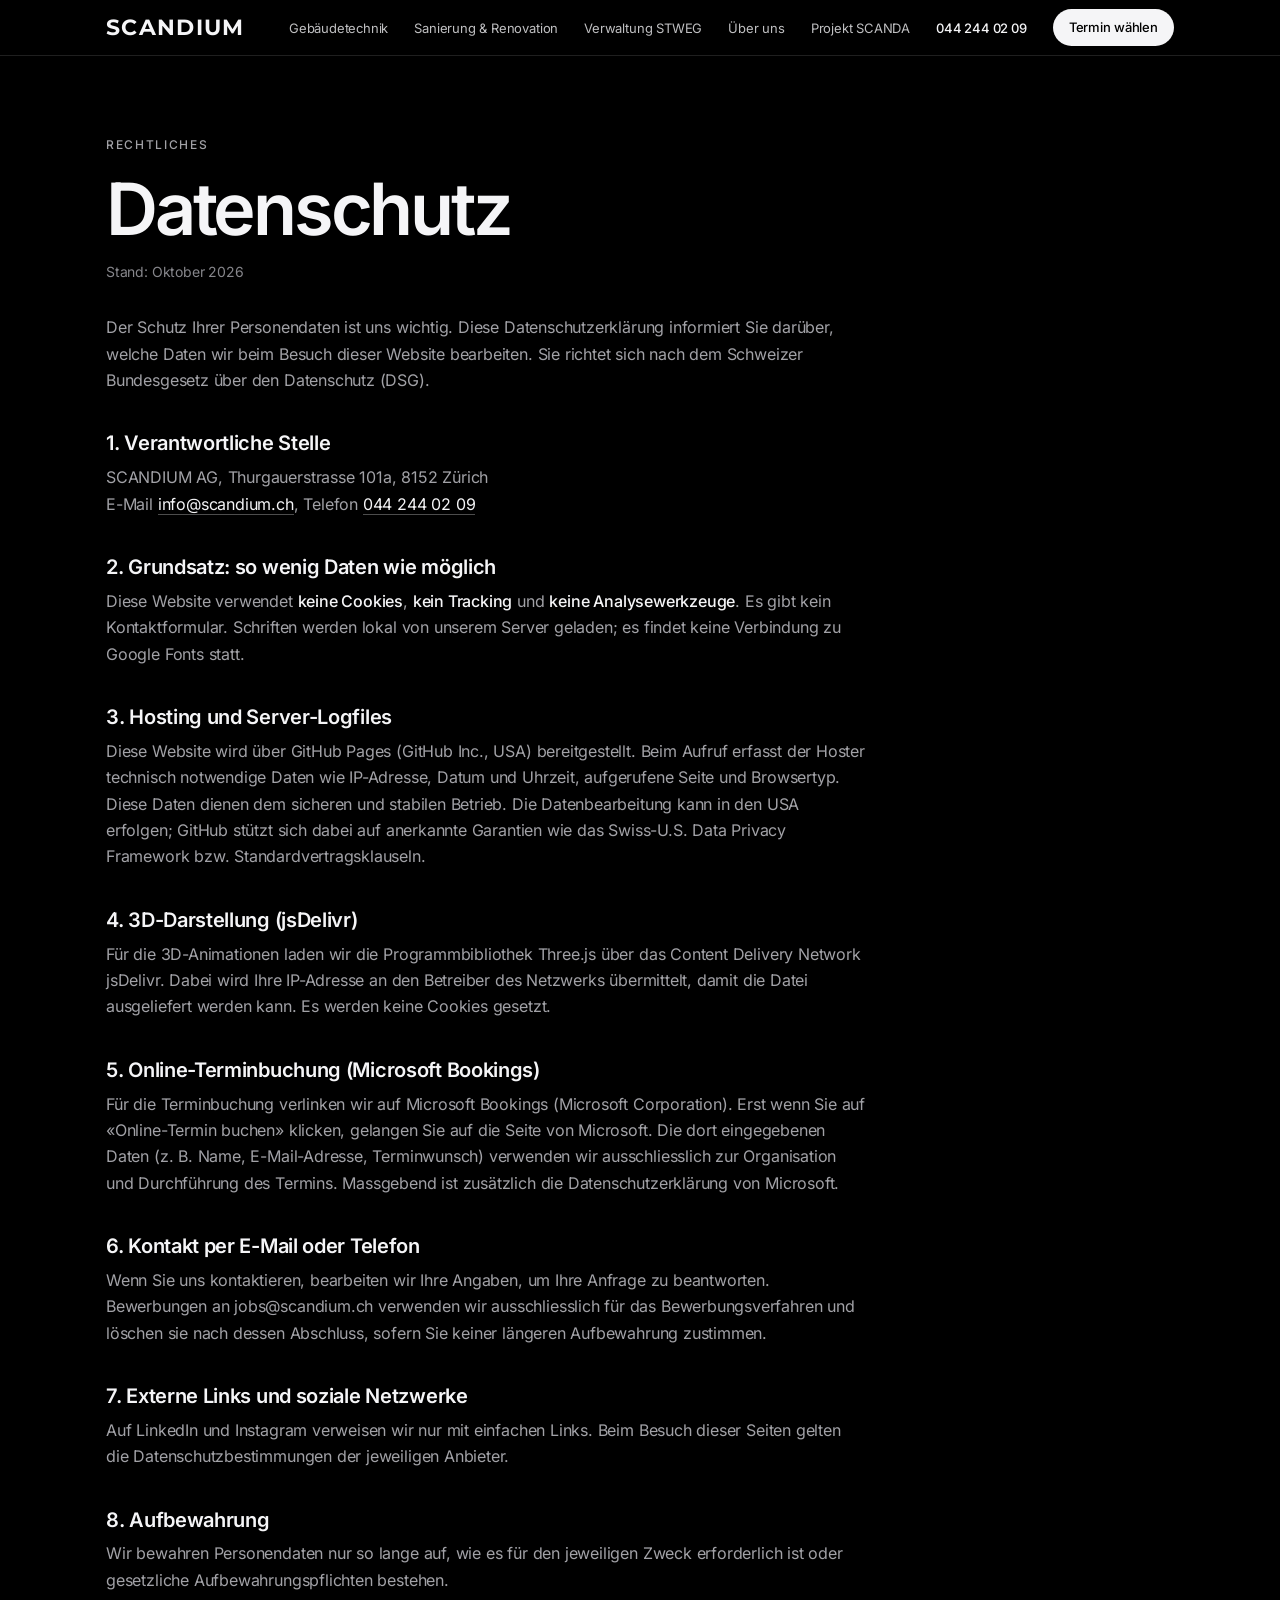
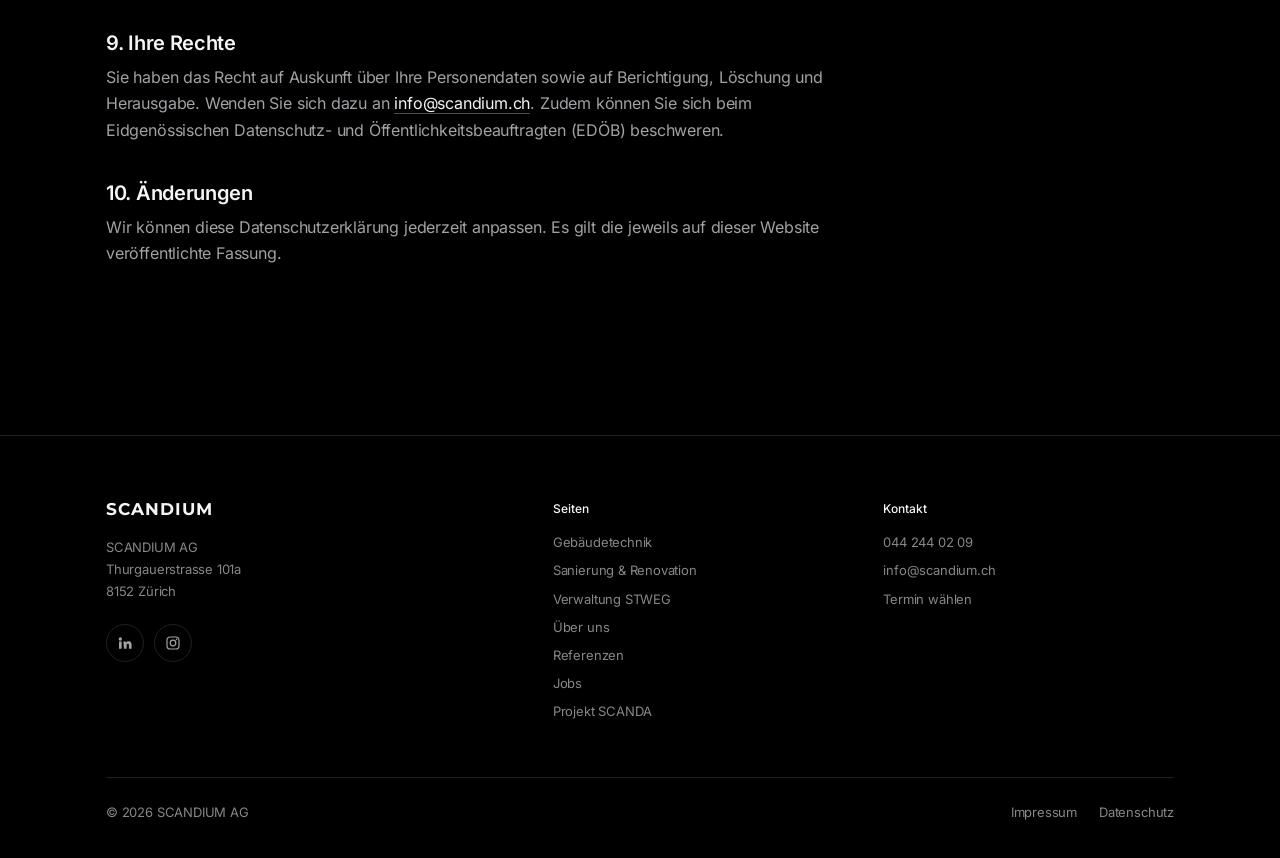
<file: datenschutz.html>
<!DOCTYPE html>
<html lang="de-CH" class="no-js">
<head>
  <meta charset="utf-8">
  <meta name="viewport" content="width=device-width, initial-scale=1, viewport-fit=cover">
  <title>Datenschutz | SCANDIUM AG</title>
  <meta name="description" content="Datenschutzerklärung der SCANDIUM AG.">
  <meta name="theme-color" content="#000000">
  <meta name="robots" content="noindex, follow">
  <link rel="canonical" href="https://scandium.ch/datenschutz.html">

  <meta property="og:type" content="website">
  <meta property="og:site_name" content="SCANDIUM AG">
  <meta property="og:title" content="Datenschutz | SCANDIUM AG">
  <meta property="og:description" content="Gebäudetechnik inklusive BIM, Verwaltung und Hauswartung STWEG, Sanierungen und Renovationen. Zürich.">
  <meta property="og:url" content="https://scandium.ch/datenschutz.html">
  <meta property="og:locale" content="de_CH">

  <link rel="icon" href="data:image/svg+xml,%3Csvg xmlns='http://www.w3.org/2000/svg' viewBox='0 0 64 64'%3E%3Crect width='64' height='64' rx='12' fill='%23000'/%3E%3Ctext x='32' y='45' font-family='Montserrat,Arial,sans-serif' font-weight='700' font-size='38' text-anchor='middle' fill='%23f5f5f7'%3ES%3C/text%3E%3C/svg%3E">
  <link rel="stylesheet" href="assets/css/style.css">


  <script type="application/ld+json">
  {
    "@context": "https://schema.org",
    "@type": "Organization",
    "name": "SCANDIUM AG",
    "url": "https://scandium.ch",
    "email": "info@scandium.ch",
    "telephone": "+41 44 244 02 09",
    "address": {
      "@type": "PostalAddress",
      "streetAddress": "Thurgauerstrasse 101a",
      "postalCode": "8152",
      "addressLocality": "Zürich",
      "addressCountry": "CH"
    },
    "sameAs": ["https://www.linkedin.com/company/scandium-ag", "https://www.instagram.com/scandium.ch"]
  }
  </script>
</head>
<body class="page-legal">
  <a class="skip-link" href="#inhalt">Zum Inhalt</a>


  <!-- ===== Navigation (identisch auf allen Seiten) ===== -->
  <header class="nav">
    <div class="container nav-inner">
      <a class="logo" href="index.html" aria-label="SCANDIUM AG, Startseite">SCANDIUM</a>
      <nav aria-label="Hauptnavigation">
        <ul class="nav-links">
          <li><a href="gebaeudetechnik.html">Gebäudetechnik</a></li>
          <li><a href="sanierungen.html">Sanierung &amp; Renovation</a></li>
          <li><a href="verwaltung.html">Verwaltung STWEG</a></li>
          <li><a href="ueber-uns.html">Über uns</a></li>
          <li><a href="projekt-scanda.html">Projekt SCANDA</a></li>
          <li><a class="nav-tel" href="tel:+41442440209">044 244 02 09</a></li>
          <li><a class="btn btn-primary btn-sm" href="https://bookings.cloud.microsoft/bookwithme/user/7e6baff8b7604387a0866d429c4460c0%40scandium.ch/meetingtype/D_EdihVgykGManfOg2yS-w2?anonymous&amp;ismsaljsauthenabled" target="_blank" rel="noopener">Termin wählen</a></li>
        </ul>
      </nav>
      <button class="nav-toggle" type="button" aria-label="Menü" aria-expanded="false" aria-controls="menu">
        <span></span><span></span>
      </button>
    </div>
  </header>

  <div class="menu" id="menu" aria-hidden="true">
    <ul>
      <li><a href="gebaeudetechnik.html">Gebäudetechnik</a></li>
      <li><a href="sanierungen.html">Sanierung &amp; Renovation</a></li>
      <li><a href="verwaltung.html">Verwaltung STWEG</a></li>
      <li><a href="ueber-uns.html">Über uns</a></li>
      <li><a href="projekt-scanda.html">Projekt SCANDA</a></li>
    </ul>
    <div class="menu-foot">
      <a class="btn btn-primary" href="https://bookings.cloud.microsoft/bookwithme/user/7e6baff8b7604387a0866d429c4460c0%40scandium.ch/meetingtype/D_EdihVgykGManfOg2yS-w2?anonymous&amp;ismsaljsauthenabled" target="_blank" rel="noopener">Projekt in 30 Min besprechen</a>
      <span class="cta-note" style="text-align:center;padding:0">Video-Call mit dem Gründer · unverbindlich · Zeitfenster selbst wählen</span>
    </div>
  </div>

  <main id="inhalt">
    <section class="section legal">
      <div class="container">
        <p class="eyebrow">Rechtliches</p>
        <h1>Datenschutz</h1>
        <p class="legal-date">Stand: Oktober 2026</p>
        <div class="legal-body">
          <p>Der Schutz Ihrer Personendaten ist uns wichtig. Diese Datenschutzerklärung informiert Sie darüber, welche Daten wir beim Besuch dieser Website bearbeiten. Sie richtet sich nach dem Schweizer Bundesgesetz über den Datenschutz (DSG).</p>

          <h2>1. Verantwortliche Stelle</h2>
          <p>SCANDIUM AG, Thurgauerstrasse 101a, 8152 Zürich<br>E-Mail <a href="mailto:info@scandium.ch">info@scandium.ch</a>, Telefon <a href="tel:+41442440209">044 244 02 09</a></p>

          <h2>2. Grundsatz: so wenig Daten wie möglich</h2>
          <p>Diese Website verwendet <strong>keine Cookies</strong>, <strong>kein Tracking</strong> und <strong>keine Analysewerkzeuge</strong>. Es gibt kein Kontaktformular. Schriften werden lokal von unserem Server geladen; es findet keine Verbindung zu Google Fonts statt.</p>

          <h2>3. Hosting und Server-Logfiles</h2>
          <p>Diese Website wird über GitHub Pages (GitHub Inc., USA) bereitgestellt. Beim Aufruf erfasst der Hoster technisch notwendige Daten wie IP-Adresse, Datum und Uhrzeit, aufgerufene Seite und Browsertyp. Diese Daten dienen dem sicheren und stabilen Betrieb. Die Datenbearbeitung kann in den USA erfolgen; GitHub stützt sich dabei auf anerkannte Garantien wie das Swiss-U.S. Data Privacy Framework bzw. Standardvertragsklauseln.</p>

          <h2>4. 3D-Darstellung (jsDelivr)</h2>
          <p>Für die 3D-Animationen laden wir die Programmbibliothek Three.js über das Content Delivery Network jsDelivr. Dabei wird Ihre IP-Adresse an den Betreiber des Netzwerks übermittelt, damit die Datei ausgeliefert werden kann. Es werden keine Cookies gesetzt.</p>

          <h2>5. Online-Terminbuchung (Microsoft Bookings)</h2>
          <p>Für die Terminbuchung verlinken wir auf Microsoft Bookings (Microsoft Corporation). Erst wenn Sie auf «Online-Termin buchen» klicken, gelangen Sie auf die Seite von Microsoft. Die dort eingegebenen Daten (z. B. Name, E-Mail-Adresse, Terminwunsch) verwenden wir ausschliesslich zur Organisation und Durchführung des Termins. Massgebend ist zusätzlich die Datenschutzerklärung von Microsoft.</p>

          <h2>6. Kontakt per E-Mail oder Telefon</h2>
          <p>Wenn Sie uns kontaktieren, bearbeiten wir Ihre Angaben, um Ihre Anfrage zu beantworten. Bewerbungen an jobs@scandium.ch verwenden wir ausschliesslich für das Bewerbungsverfahren und löschen sie nach dessen Abschluss, sofern Sie keiner längeren Aufbewahrung zustimmen.</p>

          <h2>7. Externe Links und soziale Netzwerke</h2>
          <p>Auf LinkedIn und Instagram verweisen wir nur mit einfachen Links. Beim Besuch dieser Seiten gelten die Datenschutzbestimmungen der jeweiligen Anbieter.</p>

          <h2>8. Aufbewahrung</h2>
          <p>Wir bewahren Personendaten nur so lange auf, wie es für den jeweiligen Zweck erforderlich ist oder gesetzliche Aufbewahrungspflichten bestehen.</p>

          <h2>9. Ihre Rechte</h2>
          <p>Sie haben das Recht auf Auskunft über Ihre Personendaten sowie auf Berichtigung, Löschung und Herausgabe. Wenden Sie sich dazu an <a href="mailto:info@scandium.ch">info@scandium.ch</a>. Zudem können Sie sich beim Eidgenössischen Datenschutz- und Öffentlichkeitsbeauftragten (EDÖB) beschweren.</p>

          <h2>10. Änderungen</h2>
          <p>Wir können diese Datenschutzerklärung jederzeit anpassen. Es gilt die jeweils auf dieser Website veröffentlichte Fassung.</p>
        </div>
      </div>
    </section>
  </main>

  <!-- ===== Footer (identisch auf allen Seiten) ===== -->
  <footer class="footer">
    <div class="container">
      <div class="footer-grid">
        <div>
          <a class="logo" href="index.html">SCANDIUM</a>
          <address>
            SCANDIUM AG<br>
            Thurgauerstrasse 101a<br>
            8152 Zürich
          </address>
          <div class="social">
            <a href="https://www.linkedin.com/company/scandium-ag" target="_blank" rel="noopener" aria-label="SCANDIUM AG auf LinkedIn"><svg viewBox="0 0 24 24" aria-hidden="true"><path fill="currentColor" d="M4.98 3.5a2.5 2.5 0 1 1 0 5 2.5 2.5 0 0 1 0-5zM3 9.75h4v11H3zM9.5 9.75h3.8v1.5h.06c.53-1 1.83-2.06 3.77-2.06 4.03 0 4.77 2.65 4.77 6.1v5.46h-4v-4.84c0-1.16-.02-2.64-1.61-2.64-1.61 0-1.86 1.26-1.86 2.56v4.92h-4z"/></svg></a>
            <a href="https://www.instagram.com/scandium.ch" target="_blank" rel="noopener" aria-label="SCANDIUM auf Instagram"><svg viewBox="0 0 24 24" aria-hidden="true"><rect x="3" y="3" width="18" height="18" rx="5" fill="none" stroke="currentColor" stroke-width="1.8"/><circle cx="12" cy="12" r="4.2" fill="none" stroke="currentColor" stroke-width="1.8"/><circle cx="17.4" cy="6.6" r="1.2" fill="currentColor"/></svg></a>
          </div>
        </div>
        <div>
          <h4>Seiten</h4>
          <ul>
            <li><a href="gebaeudetechnik.html">Gebäudetechnik</a></li>
            <li><a href="sanierungen.html">Sanierung &amp; Renovation</a></li>
            <li><a href="verwaltung.html">Verwaltung STWEG</a></li>
            <li><a href="ueber-uns.html">Über uns</a></li>
            <li><a href="referenzen.html">Referenzen</a></li>
            <li><a href="jobs.html">Jobs</a></li>
            <li><a href="projekt-scanda.html">Projekt SCANDA</a></li>
          </ul>
        </div>
        <div>
          <h4>Kontakt</h4>
          <ul>
            <li><a href="tel:+41442440209">044 244 02 09</a></li>
            <li><a href="mailto:info@scandium.ch">info@scandium.ch</a></li>
            <li><a href="https://bookings.cloud.microsoft/bookwithme/user/7e6baff8b7604387a0866d429c4460c0%40scandium.ch/meetingtype/D_EdihVgykGManfOg2yS-w2?anonymous&amp;ismsaljsauthenabled" target="_blank" rel="noopener">Termin wählen</a></li>
          </ul>
        </div>
      </div>
      <div class="footer-bottom">
        <span>© <span id="year">2026</span> SCANDIUM AG</span>
        <nav class="legal-links" aria-label="Rechtliches"><a href="impressum.html">Impressum</a><a href="datenschutz.html">Datenschutz</a></nav>
      </div>
    </div>
  </footer>

  <script src="assets/js/main.js"></script>
</body>
</html>
</file>
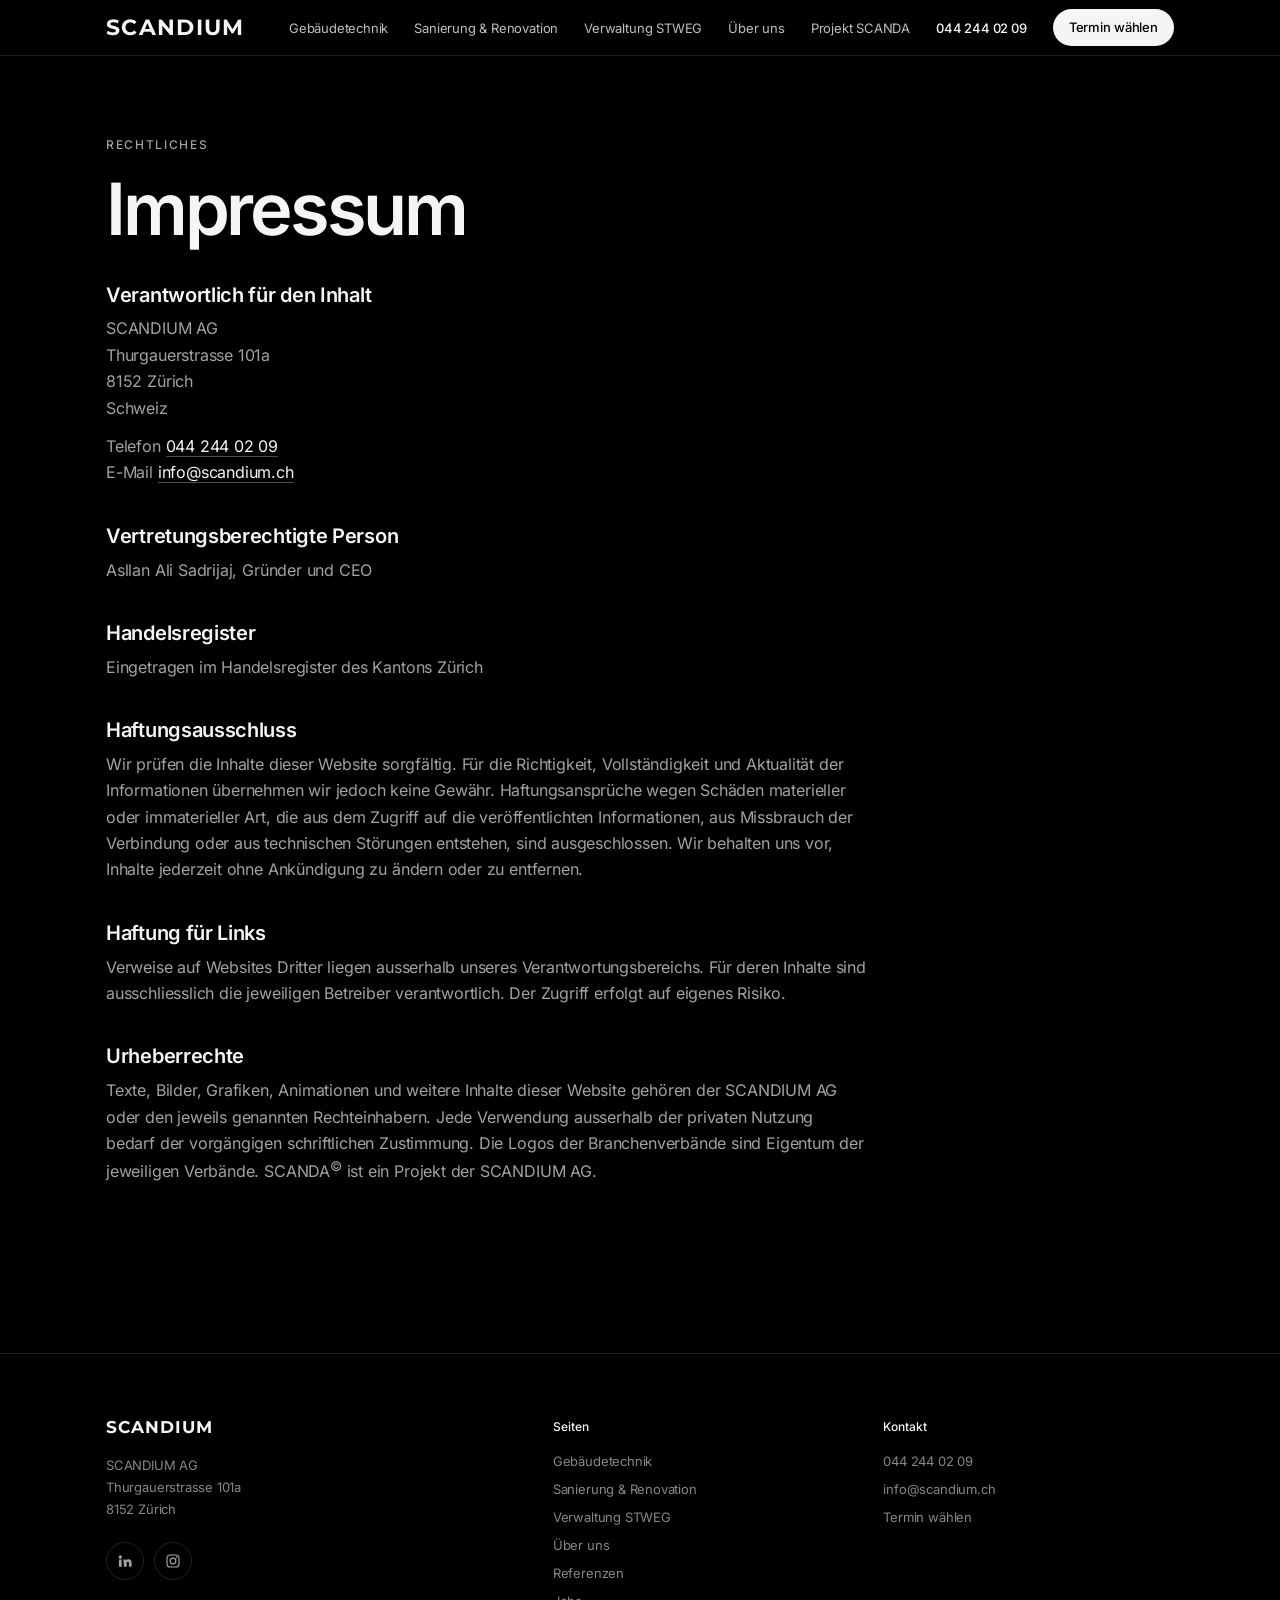
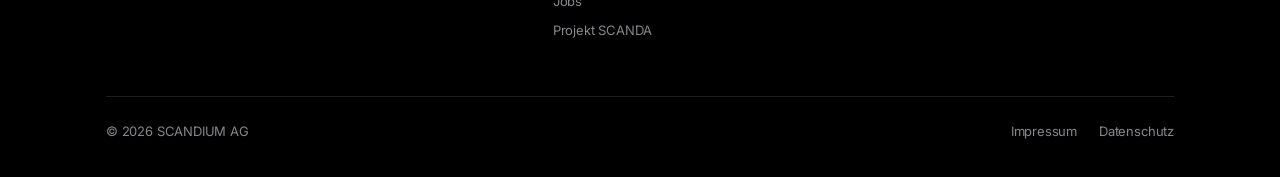
<file: impressum.html>
<!DOCTYPE html>
<html lang="de-CH" class="no-js">
<head>
  <meta charset="utf-8">
  <meta name="viewport" content="width=device-width, initial-scale=1, viewport-fit=cover">
  <title>Impressum | SCANDIUM AG</title>
  <meta name="description" content="Impressum der SCANDIUM AG, Thurgauerstrasse 101a, 8152 Zürich.">
  <meta name="theme-color" content="#000000">
  <meta name="robots" content="noindex, follow">
  <link rel="canonical" href="https://scandium.ch/impressum.html">

  <meta property="og:type" content="website">
  <meta property="og:site_name" content="SCANDIUM AG">
  <meta property="og:title" content="Impressum | SCANDIUM AG">
  <meta property="og:description" content="Gebäudetechnik inklusive BIM, Verwaltung und Hauswartung STWEG, Sanierungen und Renovationen. Zürich.">
  <meta property="og:url" content="https://scandium.ch/impressum.html">
  <meta property="og:locale" content="de_CH">

  <link rel="icon" href="data:image/svg+xml,%3Csvg xmlns='http://www.w3.org/2000/svg' viewBox='0 0 64 64'%3E%3Crect width='64' height='64' rx='12' fill='%23000'/%3E%3Ctext x='32' y='45' font-family='Montserrat,Arial,sans-serif' font-weight='700' font-size='38' text-anchor='middle' fill='%23f5f5f7'%3ES%3C/text%3E%3C/svg%3E">
  <link rel="stylesheet" href="assets/css/style.css">


  <script type="application/ld+json">
  {
    "@context": "https://schema.org",
    "@type": "Organization",
    "name": "SCANDIUM AG",
    "url": "https://scandium.ch",
    "email": "info@scandium.ch",
    "telephone": "+41 44 244 02 09",
    "address": {
      "@type": "PostalAddress",
      "streetAddress": "Thurgauerstrasse 101a",
      "postalCode": "8152",
      "addressLocality": "Zürich",
      "addressCountry": "CH"
    },
    "sameAs": ["https://www.linkedin.com/company/scandium-ag", "https://www.instagram.com/scandium.ch"]
  }
  </script>
</head>
<body class="page-legal">
  <a class="skip-link" href="#inhalt">Zum Inhalt</a>


  <!-- ===== Navigation (identisch auf allen Seiten) ===== -->
  <header class="nav">
    <div class="container nav-inner">
      <a class="logo" href="index.html" aria-label="SCANDIUM AG, Startseite">SCANDIUM</a>
      <nav aria-label="Hauptnavigation">
        <ul class="nav-links">
          <li><a href="gebaeudetechnik.html">Gebäudetechnik</a></li>
          <li><a href="sanierungen.html">Sanierung &amp; Renovation</a></li>
          <li><a href="verwaltung.html">Verwaltung STWEG</a></li>
          <li><a href="ueber-uns.html">Über uns</a></li>
          <li><a href="projekt-scanda.html">Projekt SCANDA</a></li>
          <li><a class="nav-tel" href="tel:+41442440209">044 244 02 09</a></li>
          <li><a class="btn btn-primary btn-sm" href="https://bookings.cloud.microsoft/bookwithme/user/7e6baff8b7604387a0866d429c4460c0%40scandium.ch/meetingtype/D_EdihVgykGManfOg2yS-w2?anonymous&amp;ismsaljsauthenabled" target="_blank" rel="noopener">Termin wählen</a></li>
        </ul>
      </nav>
      <button class="nav-toggle" type="button" aria-label="Menü" aria-expanded="false" aria-controls="menu">
        <span></span><span></span>
      </button>
    </div>
  </header>

  <div class="menu" id="menu" aria-hidden="true">
    <ul>
      <li><a href="gebaeudetechnik.html">Gebäudetechnik</a></li>
      <li><a href="sanierungen.html">Sanierung &amp; Renovation</a></li>
      <li><a href="verwaltung.html">Verwaltung STWEG</a></li>
      <li><a href="ueber-uns.html">Über uns</a></li>
      <li><a href="projekt-scanda.html">Projekt SCANDA</a></li>
    </ul>
    <div class="menu-foot">
      <a class="btn btn-primary" href="https://bookings.cloud.microsoft/bookwithme/user/7e6baff8b7604387a0866d429c4460c0%40scandium.ch/meetingtype/D_EdihVgykGManfOg2yS-w2?anonymous&amp;ismsaljsauthenabled" target="_blank" rel="noopener">Projekt in 30 Min besprechen</a>
      <span class="cta-note" style="text-align:center;padding:0">Video-Call mit dem Gründer · unverbindlich · Zeitfenster selbst wählen</span>
    </div>
  </div>

  <main id="inhalt">
    <section class="section legal">
      <div class="container">
        <p class="eyebrow">Rechtliches</p>
        <h1>Impressum</h1>
        <div class="legal-body">
          <h2>Verantwortlich für den Inhalt</h2>
          <p>SCANDIUM AG<br>Thurgauerstrasse 101a<br>8152 Zürich<br>Schweiz</p>
          <p>Telefon <a href="tel:+41442440209">044 244 02 09</a><br>E-Mail <a href="mailto:info@scandium.ch">info@scandium.ch</a></p>

          <h2>Vertretungsberechtigte Person</h2>
          <p>Asllan Ali Sadrijaj, Gründer und CEO</p>

          <h2>Handelsregister</h2>
          <p>Eingetragen im Handelsregister des Kantons Zürich</p>

          <h2>Haftungsausschluss</h2>
          <p>Wir prüfen die Inhalte dieser Website sorgfältig. Für die Richtigkeit, Vollständigkeit und Aktualität der Informationen übernehmen wir jedoch keine Gewähr. Haftungsansprüche wegen Schäden materieller oder immaterieller Art, die aus dem Zugriff auf die veröffentlichten Informationen, aus Missbrauch der Verbindung oder aus technischen Störungen entstehen, sind ausgeschlossen. Wir behalten uns vor, Inhalte jederzeit ohne Ankündigung zu ändern oder zu entfernen.</p>

          <h2>Haftung für Links</h2>
          <p>Verweise auf Websites Dritter liegen ausserhalb unseres Verantwortungsbereichs. Für deren Inhalte sind ausschliesslich die jeweiligen Betreiber verantwortlich. Der Zugriff erfolgt auf eigenes Risiko.</p>

          <h2>Urheberrechte</h2>
          <p>Texte, Bilder, Grafiken, Animationen und weitere Inhalte dieser Website gehören der SCANDIUM AG oder den jeweils genannten Rechteinhabern. Jede Verwendung ausserhalb der privaten Nutzung bedarf der vorgängigen schriftlichen Zustimmung. Die Logos der Branchenverbände sind Eigentum der jeweiligen Verbände. SCANDA<sup>©</sup> ist ein Projekt der SCANDIUM AG.</p>
        </div>
      </div>
    </section>
  </main>

  <!-- ===== Footer (identisch auf allen Seiten) ===== -->
  <footer class="footer">
    <div class="container">
      <div class="footer-grid">
        <div>
          <a class="logo" href="index.html">SCANDIUM</a>
          <address>
            SCANDIUM AG<br>
            Thurgauerstrasse 101a<br>
            8152 Zürich
          </address>
          <div class="social">
            <a href="https://www.linkedin.com/company/scandium-ag" target="_blank" rel="noopener" aria-label="SCANDIUM AG auf LinkedIn"><svg viewBox="0 0 24 24" aria-hidden="true"><path fill="currentColor" d="M4.98 3.5a2.5 2.5 0 1 1 0 5 2.5 2.5 0 0 1 0-5zM3 9.75h4v11H3zM9.5 9.75h3.8v1.5h.06c.53-1 1.83-2.06 3.77-2.06 4.03 0 4.77 2.65 4.77 6.1v5.46h-4v-4.84c0-1.16-.02-2.64-1.61-2.64-1.61 0-1.86 1.26-1.86 2.56v4.92h-4z"/></svg></a>
            <a href="https://www.instagram.com/scandium.ch" target="_blank" rel="noopener" aria-label="SCANDIUM auf Instagram"><svg viewBox="0 0 24 24" aria-hidden="true"><rect x="3" y="3" width="18" height="18" rx="5" fill="none" stroke="currentColor" stroke-width="1.8"/><circle cx="12" cy="12" r="4.2" fill="none" stroke="currentColor" stroke-width="1.8"/><circle cx="17.4" cy="6.6" r="1.2" fill="currentColor"/></svg></a>
          </div>
        </div>
        <div>
          <h4>Seiten</h4>
          <ul>
            <li><a href="gebaeudetechnik.html">Gebäudetechnik</a></li>
            <li><a href="sanierungen.html">Sanierung &amp; Renovation</a></li>
            <li><a href="verwaltung.html">Verwaltung STWEG</a></li>
            <li><a href="ueber-uns.html">Über uns</a></li>
            <li><a href="referenzen.html">Referenzen</a></li>
            <li><a href="jobs.html">Jobs</a></li>
            <li><a href="projekt-scanda.html">Projekt SCANDA</a></li>
          </ul>
        </div>
        <div>
          <h4>Kontakt</h4>
          <ul>
            <li><a href="tel:+41442440209">044 244 02 09</a></li>
            <li><a href="mailto:info@scandium.ch">info@scandium.ch</a></li>
            <li><a href="https://bookings.cloud.microsoft/bookwithme/user/7e6baff8b7604387a0866d429c4460c0%40scandium.ch/meetingtype/D_EdihVgykGManfOg2yS-w2?anonymous&amp;ismsaljsauthenabled" target="_blank" rel="noopener">Termin wählen</a></li>
          </ul>
        </div>
      </div>
      <div class="footer-bottom">
        <span>© <span id="year">2026</span> SCANDIUM AG</span>
        <nav class="legal-links" aria-label="Rechtliches"><a href="impressum.html">Impressum</a><a href="datenschutz.html">Datenschutz</a></nav>
      </div>
    </div>
  </footer>

  <script src="assets/js/main.js"></script>
</body>
</html>
</file>
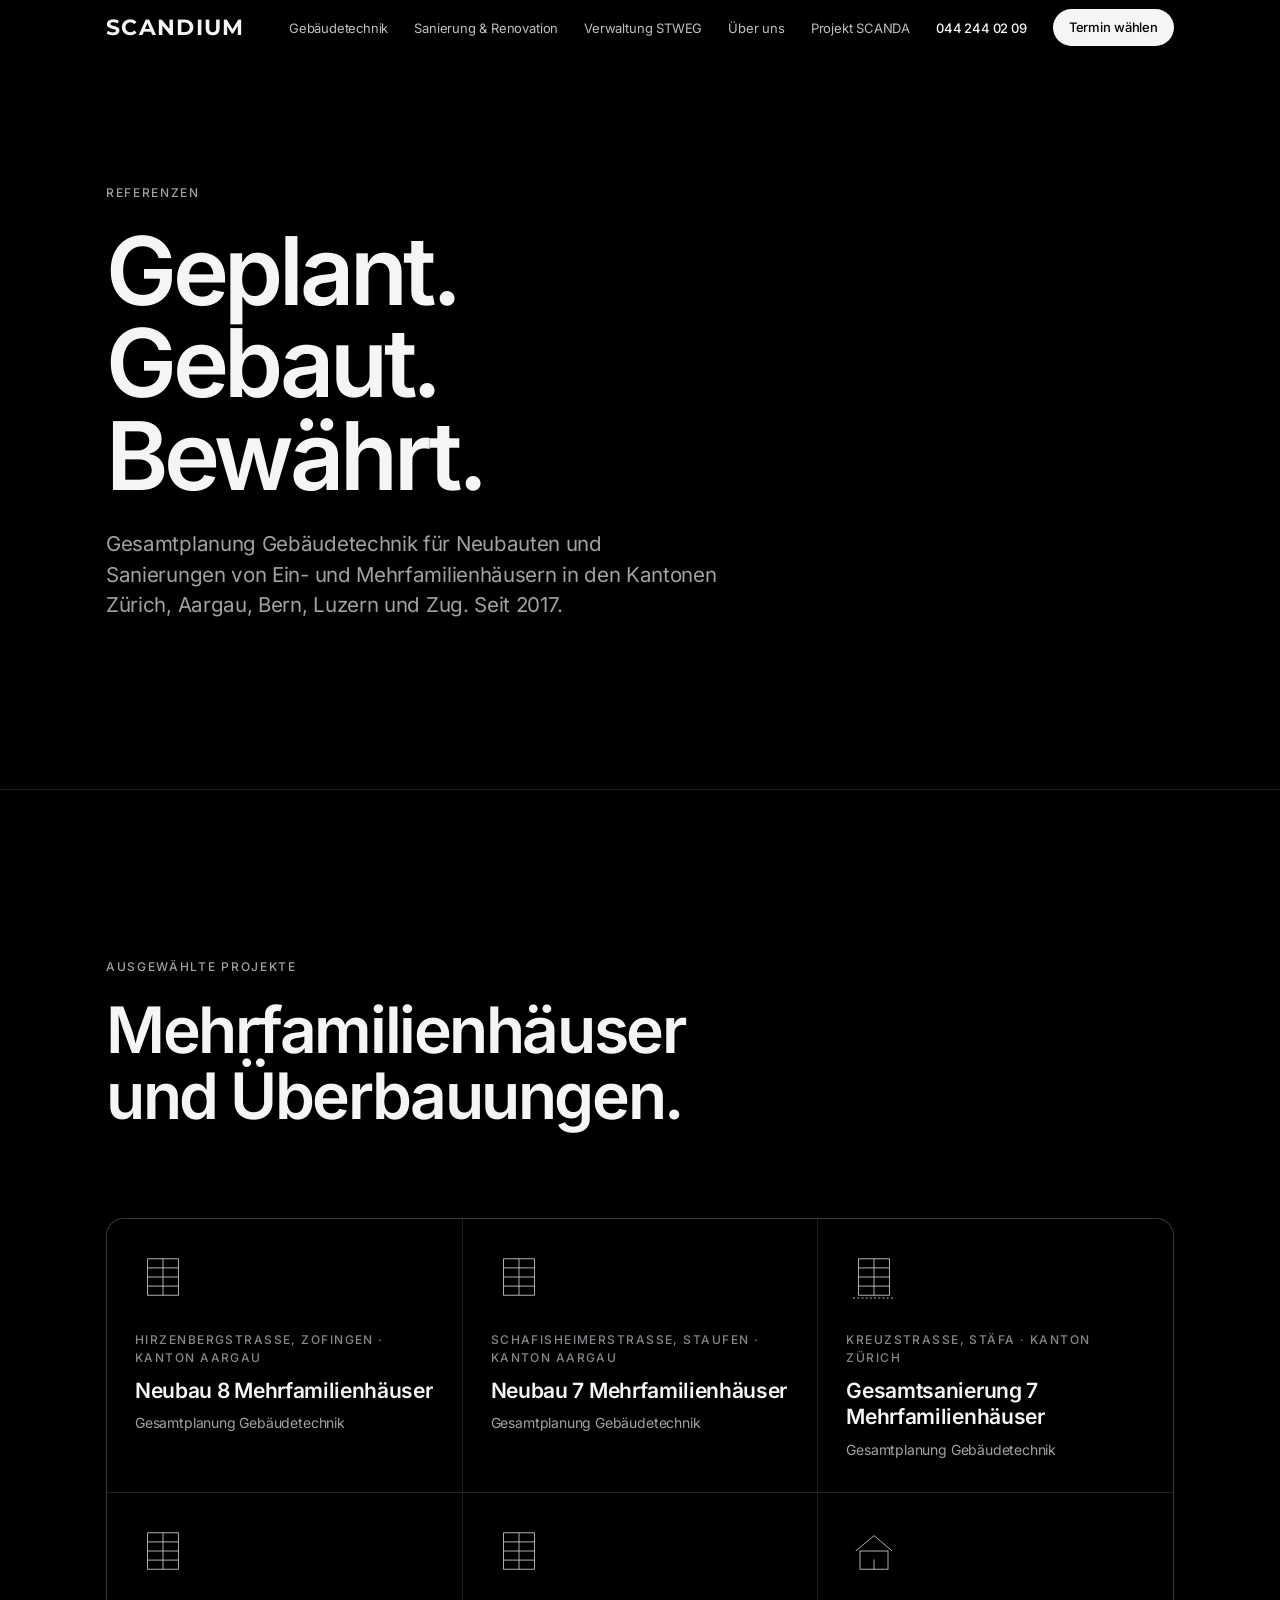
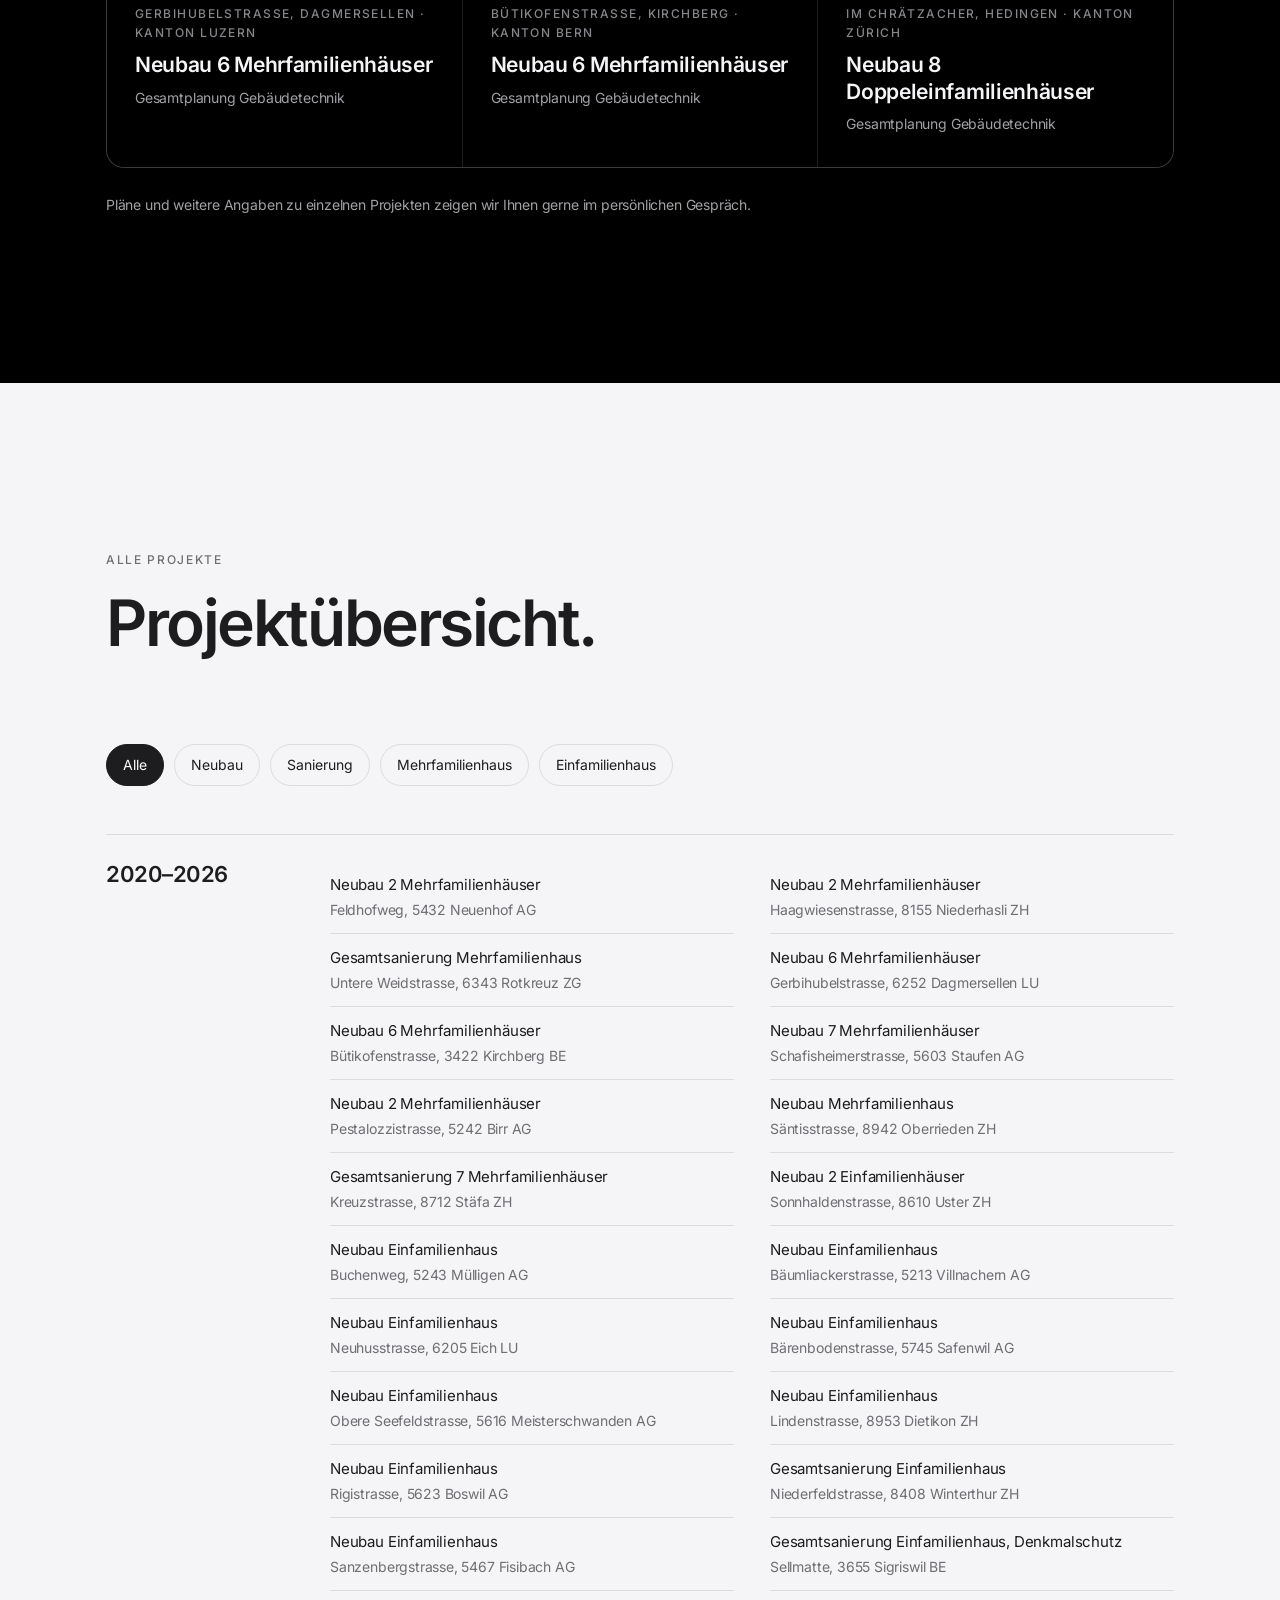
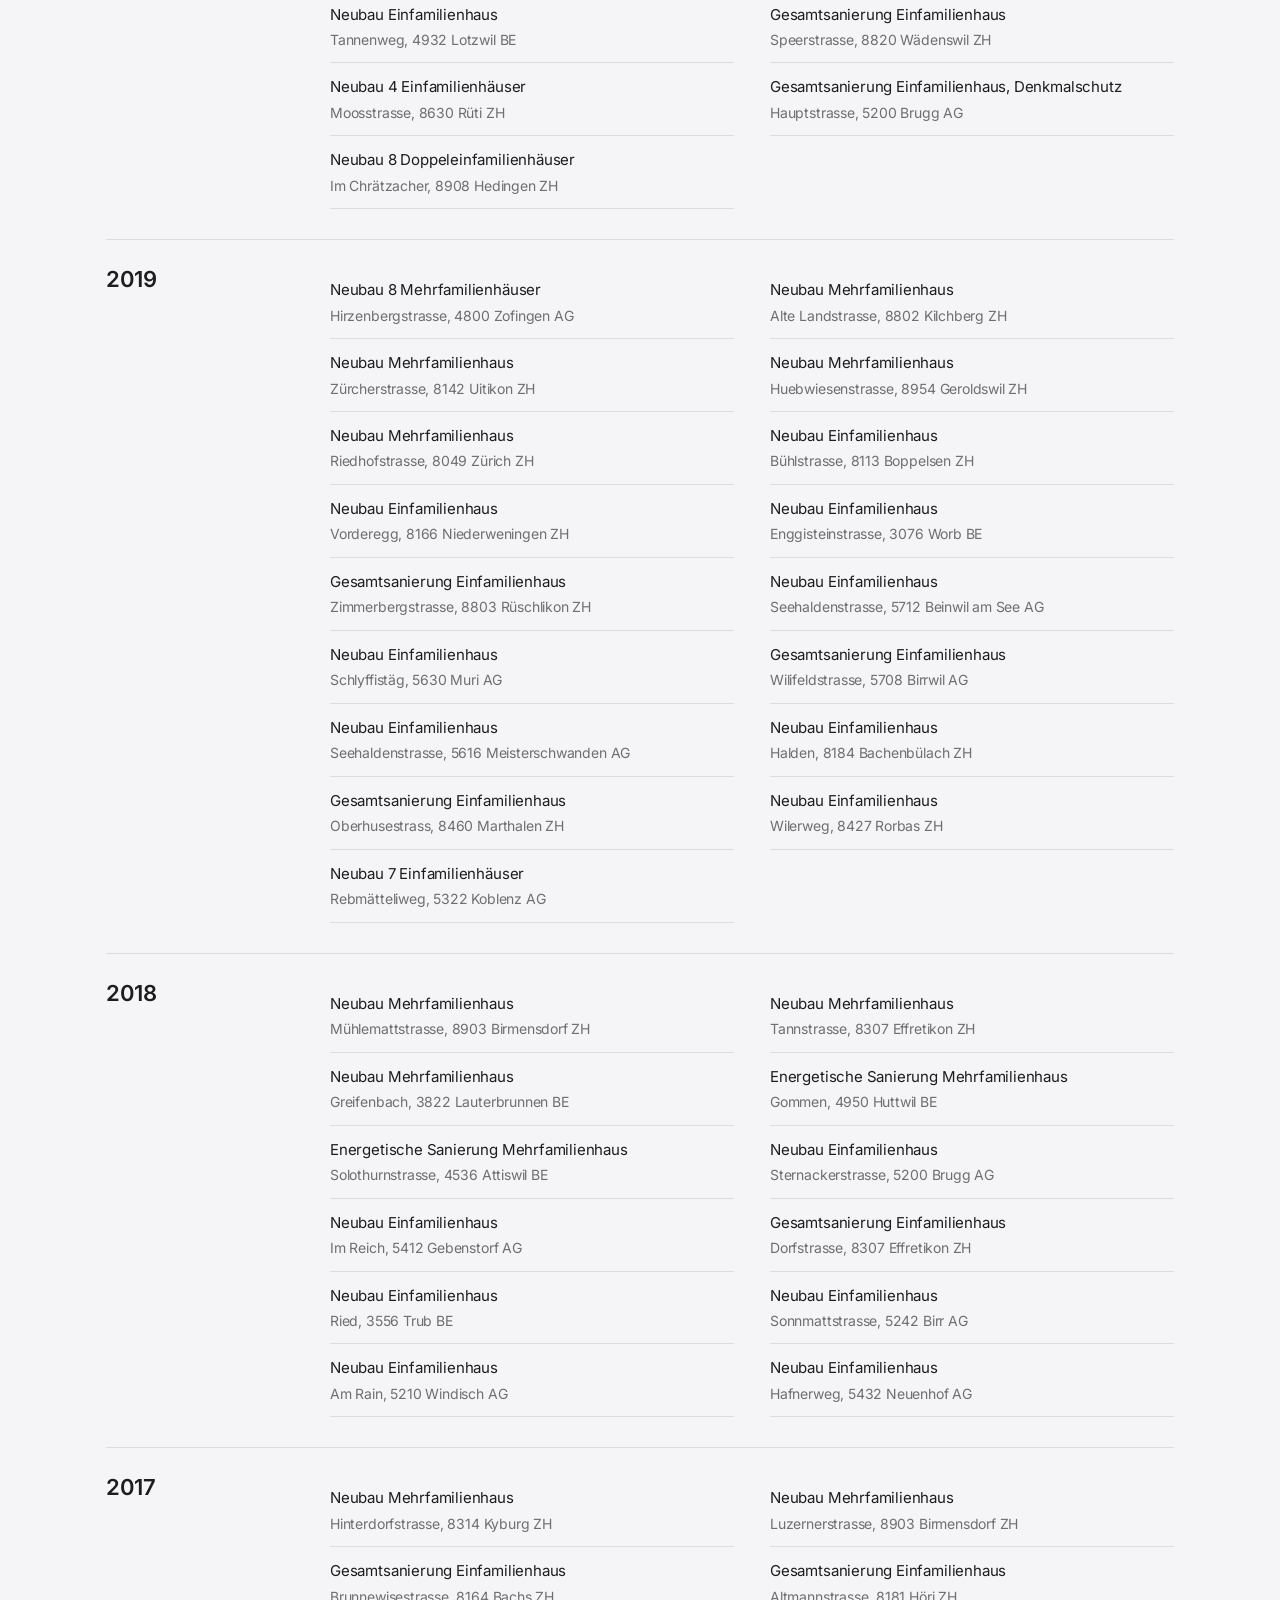
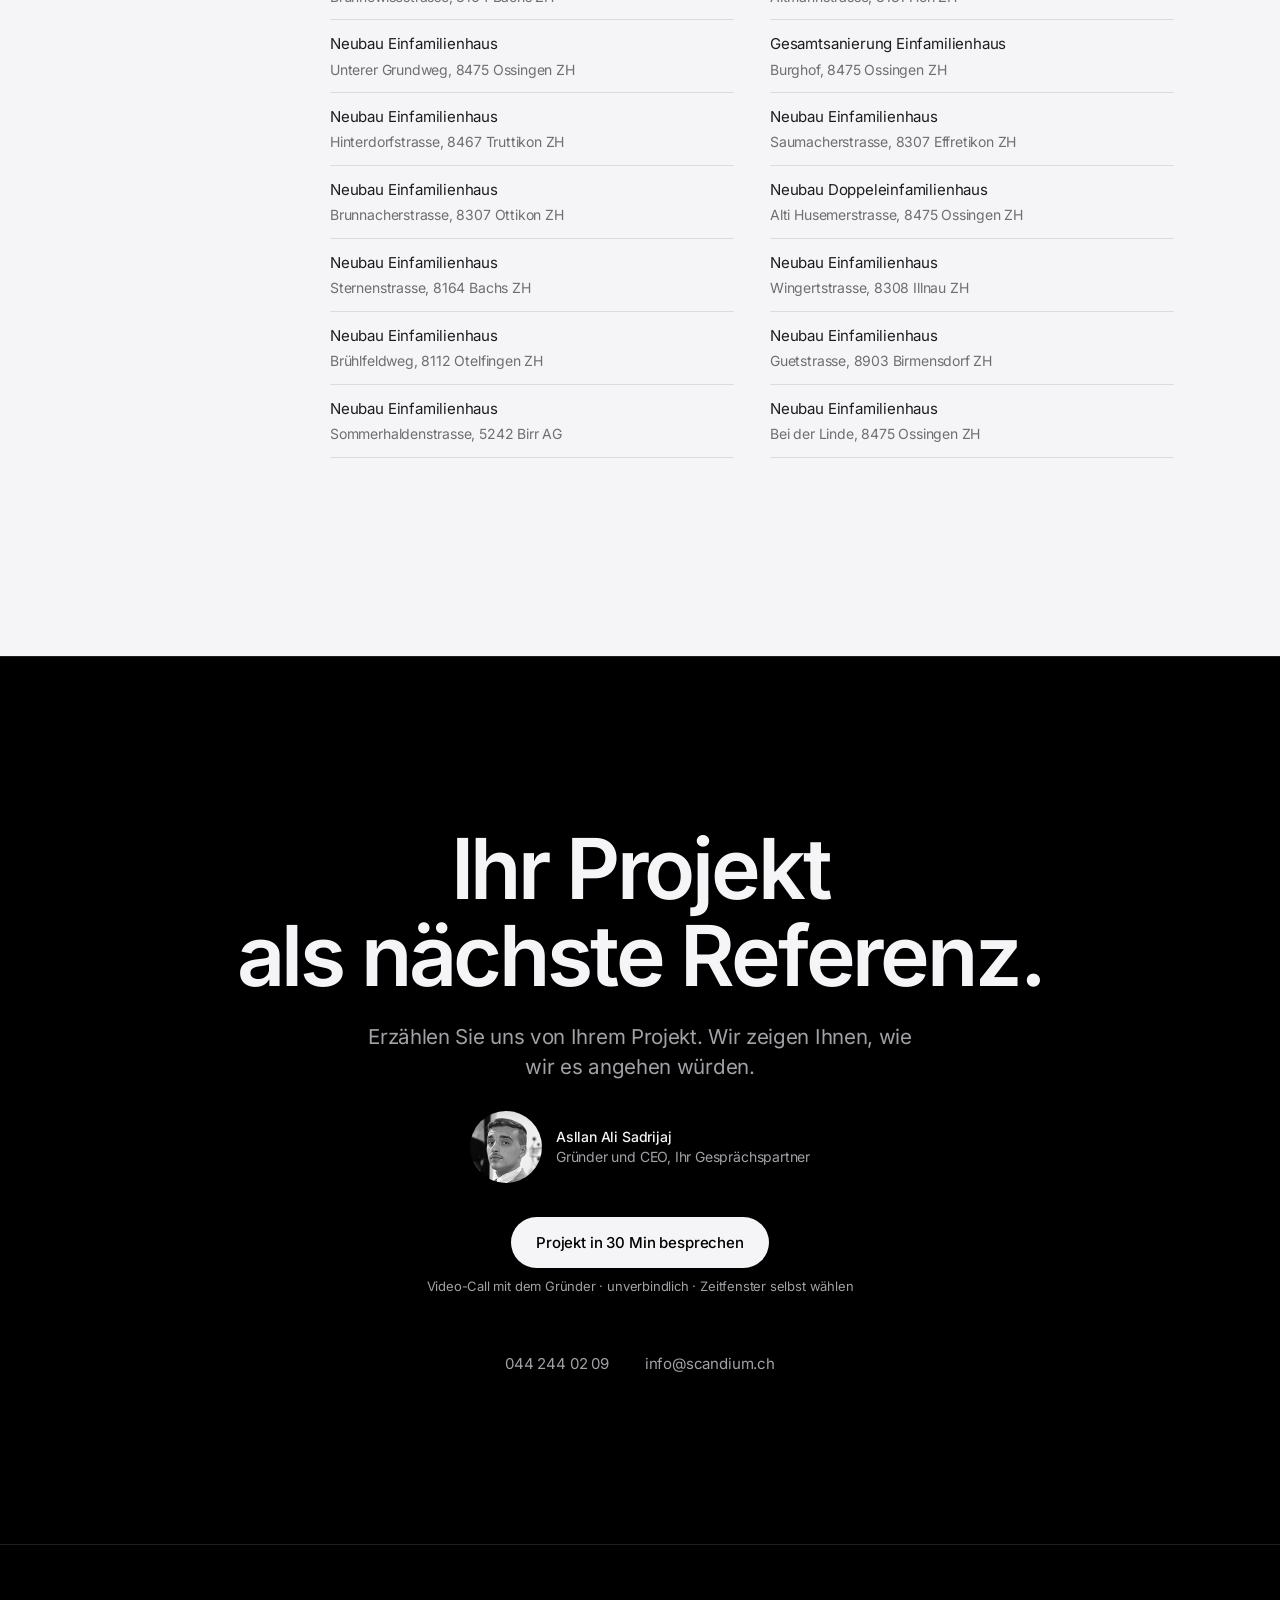
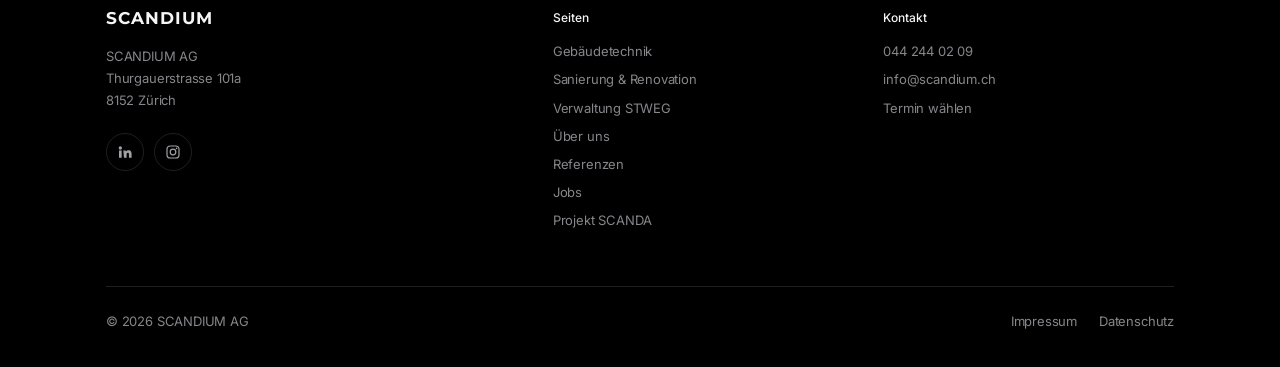
<file: referenzen.html>
<!DOCTYPE html>
<html lang="de-CH" class="no-js">
<head>
  <meta charset="utf-8">
  <meta name="viewport" content="width=device-width, initial-scale=1, viewport-fit=cover">
  <title>Referenzen | SCANDIUM AG | Zürich</title>
  <meta name="description" content="Referenzen der SCANDIUM AG: Gesamtplanung Gebäudetechnik für Neubauten und Sanierungen von Ein- und Mehrfamilienhäusern in den Kantonen Zürich, Aargau, Bern, Luzern und Zug.">
  <meta name="theme-color" content="#000000">
  <meta name="robots" content="noindex, follow">
  <link rel="canonical" href="https://scandium.ch/referenzen.html">

  <meta property="og:type" content="website">
  <meta property="og:site_name" content="SCANDIUM AG">
  <meta property="og:title" content="Impressum | SCANDIUM AG">
  <meta property="og:description" content="Gebäudetechnik inklusive BIM, Verwaltung und Hauswartung STWEG, Sanierungen und Renovationen. Zürich.">
  <meta property="og:url" content="https://scandium.ch/impressum.html">
  <meta property="og:locale" content="de_CH">

  <link rel="icon" href="data:image/svg+xml,%3Csvg xmlns='http://www.w3.org/2000/svg' viewBox='0 0 64 64'%3E%3Crect width='64' height='64' rx='12' fill='%23000'/%3E%3Ctext x='32' y='45' font-family='Montserrat,Arial,sans-serif' font-weight='700' font-size='38' text-anchor='middle' fill='%23f5f5f7'%3ES%3C/text%3E%3C/svg%3E">
  <link rel="stylesheet" href="assets/css/style.css">


  <script type="application/ld+json">
  {
    "@context": "https://schema.org",
    "@type": "Organization",
    "name": "SCANDIUM AG",
    "url": "https://scandium.ch",
    "email": "info@scandium.ch",
    "telephone": "+41 44 244 02 09",
    "address": {
      "@type": "PostalAddress",
      "streetAddress": "Thurgauerstrasse 101a",
      "postalCode": "8152",
      "addressLocality": "Zürich",
      "addressCountry": "CH"
    },
    "sameAs": ["https://www.linkedin.com/company/scandium-ag", "https://www.instagram.com/scandium.ch"]
  }
  </script>
</head>
<body class="page-refs">
  <a class="skip-link" href="#inhalt">Zum Inhalt</a>


  <!-- ===== Navigation (identisch auf allen Seiten) ===== -->
  <header class="nav">
    <div class="container nav-inner">
      <a class="logo" href="index.html" aria-label="SCANDIUM AG, Startseite">SCANDIUM</a>
      <nav aria-label="Hauptnavigation">
        <ul class="nav-links">
          <li><a href="gebaeudetechnik.html">Gebäudetechnik</a></li>
          <li><a href="sanierungen.html">Sanierung &amp; Renovation</a></li>
          <li><a href="verwaltung.html">Verwaltung STWEG</a></li>
          <li><a href="ueber-uns.html">Über uns</a></li>
          <li><a href="projekt-scanda.html">Projekt SCANDA</a></li>
          <li><a class="nav-tel" href="tel:+41442440209">044 244 02 09</a></li>
          <li><a class="btn btn-primary btn-sm" href="https://bookings.cloud.microsoft/bookwithme/user/7e6baff8b7604387a0866d429c4460c0%40scandium.ch/meetingtype/D_EdihVgykGManfOg2yS-w2?anonymous&amp;ismsaljsauthenabled" target="_blank" rel="noopener">Termin wählen</a></li>
        </ul>
      </nav>
      <button class="nav-toggle" type="button" aria-label="Menü" aria-expanded="false" aria-controls="menu">
        <span></span><span></span>
      </button>
    </div>
  </header>

  <div class="menu" id="menu" aria-hidden="true">
    <ul>
      <li><a href="gebaeudetechnik.html">Gebäudetechnik</a></li>
      <li><a href="sanierungen.html">Sanierung &amp; Renovation</a></li>
      <li><a href="verwaltung.html">Verwaltung STWEG</a></li>
      <li><a href="ueber-uns.html">Über uns</a></li>
      <li><a href="projekt-scanda.html">Projekt SCANDA</a></li>
    </ul>
    <div class="menu-foot">
      <a class="btn btn-primary" href="https://bookings.cloud.microsoft/bookwithme/user/7e6baff8b7604387a0866d429c4460c0%40scandium.ch/meetingtype/D_EdihVgykGManfOg2yS-w2?anonymous&amp;ismsaljsauthenabled" target="_blank" rel="noopener">Projekt in 30 Min besprechen</a>
      <span class="cta-note" style="text-align:center;padding:0">Video-Call mit dem Gründer · unverbindlich · Zeitfenster selbst wählen</span>
    </div>
  </div>

  <main id="inhalt">
    <section class="section ref-hero">
      <div class="container">
        <p class="eyebrow reveal">Referenzen</p>
        <h1 class="reveal reveal-d1">Geplant.<br>Gebaut.<br>Bewährt.</h1>
        <p class="lead reveal reveal-d2">Gesamtplanung Gebäudetechnik für Neubauten und Sanierungen von Ein- und Mehrfamilienhäusern in den Kantonen Zürich, Aargau, Bern, Luzern und Zug. Seit 2017.</p>
      </div>
    </section>

    <section class="section section-border" aria-labelledby="ausgewaehlt">
      <div class="container">
        <div class="section-head reveal">
          <p class="eyebrow">Ausgewählte Projekte</p>
          <h2 id="ausgewaehlt">Mehrfamilienhäuser<br>und Überbauungen.</h2>
        </div>
        <div class="ref-cards">
          <article class="ref-card reveal">
            <svg viewBox="0 0 80 80" aria-hidden="true" class="ref-ico"><rect x="18" y="14" width="44" height="52"/><line x1="18" y1="27" x2="62" y2="27"/><line x1="18" y1="40" x2="62" y2="40"/><line x1="18" y1="53" x2="62" y2="53"/><line x1="40" y1="14" x2="40" y2="66"/></svg>
            <p class="ref-meta">Hirzenbergstrasse, Zofingen · Kanton Aargau</p>
            <h3>Neubau 8 Mehrfamilienhäuser</h3>
            <p class="ref-scope">Gesamtplanung Gebäudetechnik</p>
          </article>
          <article class="ref-card reveal">
            <svg viewBox="0 0 80 80" aria-hidden="true" class="ref-ico"><rect x="18" y="14" width="44" height="52"/><line x1="18" y1="27" x2="62" y2="27"/><line x1="18" y1="40" x2="62" y2="40"/><line x1="18" y1="53" x2="62" y2="53"/><line x1="40" y1="14" x2="40" y2="66"/></svg>
            <p class="ref-meta">Schafisheimerstrasse, Staufen · Kanton Aargau</p>
            <h3>Neubau 7 Mehrfamilienhäuser</h3>
            <p class="ref-scope">Gesamtplanung Gebäudetechnik</p>
          </article>
          <article class="ref-card reveal">
            <svg viewBox="0 0 80 80" aria-hidden="true" class="ref-ico"><rect x="18" y="14" width="44" height="52"/><line x1="18" y1="27" x2="62" y2="27"/><line x1="18" y1="40" x2="62" y2="40"/><line x1="18" y1="53" x2="62" y2="53"/><line x1="40" y1="14" x2="40" y2="66"/><path d="M10 70 L70 70" stroke-dasharray="3 3"/></svg>
            <p class="ref-meta">Kreuzstrasse, Stäfa · Kanton Zürich</p>
            <h3>Gesamtsanierung 7 Mehrfamilienhäuser</h3>
            <p class="ref-scope">Gesamtplanung Gebäudetechnik</p>
          </article>
          <article class="ref-card reveal">
            <svg viewBox="0 0 80 80" aria-hidden="true" class="ref-ico"><rect x="18" y="14" width="44" height="52"/><line x1="18" y1="27" x2="62" y2="27"/><line x1="18" y1="40" x2="62" y2="40"/><line x1="18" y1="53" x2="62" y2="53"/><line x1="40" y1="14" x2="40" y2="66"/></svg>
            <p class="ref-meta">Gerbihubelstrasse, Dagmersellen · Kanton Luzern</p>
            <h3>Neubau 6 Mehrfamilienhäuser</h3>
            <p class="ref-scope">Gesamtplanung Gebäudetechnik</p>
          </article>
          <article class="ref-card reveal">
            <svg viewBox="0 0 80 80" aria-hidden="true" class="ref-ico"><rect x="18" y="14" width="44" height="52"/><line x1="18" y1="27" x2="62" y2="27"/><line x1="18" y1="40" x2="62" y2="40"/><line x1="18" y1="53" x2="62" y2="53"/><line x1="40" y1="14" x2="40" y2="66"/></svg>
            <p class="ref-meta">Bütikofenstrasse, Kirchberg · Kanton Bern</p>
            <h3>Neubau 6 Mehrfamilienhäuser</h3>
            <p class="ref-scope">Gesamtplanung Gebäudetechnik</p>
          </article>
          <article class="ref-card reveal">
            <svg viewBox="0 0 80 80" aria-hidden="true" class="ref-ico"><polyline points="14,40 40,18 66,40"/><rect x="20" y="40" width="40" height="26"/><line x1="40" y1="52" x2="40" y2="66"/></svg>
            <p class="ref-meta">Im Chrätzacher, Hedingen · Kanton Zürich</p>
            <h3>Neubau 8 Doppeleinfamilienhäuser</h3>
            <p class="ref-scope">Gesamtplanung Gebäudetechnik</p>
          </article>
        </div>
        <p class="ref-note reveal">Pläne und weitere Angaben zu einzelnen Projekten zeigen wir Ihnen gerne im persönlichen Gespräch.</p>
      </div>
    </section>

    <section class="section section-light" aria-labelledby="alle">
      <div class="container">
        <div class="section-head reveal">
          <p class="eyebrow">Alle Projekte</p>
          <h2 id="alle">Projektübersicht.</h2>
        </div>
        <div class="ref-filter reveal" role="group" aria-label="Projekte filtern">
          <button type="button" class="on" data-f="all">Alle</button>
          <button type="button" data-f="kind:neubau">Neubau</button>
          <button type="button" data-f="kind:sanierung">Sanierung</button>
          <button type="button" data-f="typ:mfh">Mehrfamilienhaus</button>
          <button type="button" data-f="typ:efh">Einfamilienhaus</button>
        </div>
        <div class="ref-group reveal">
          <h3 class="ref-year">2020–2026</h3>
          <ul class="ref-list">
            <li data-kind="neubau" data-typ="mfh"><span class="r-t">Neubau 2 Mehrfamilienhäuser</span><span class="r-o">Feldhofweg, 5432 Neuenhof AG</span></li>
            <li data-kind="neubau" data-typ="mfh"><span class="r-t">Neubau 2 Mehrfamilienhäuser</span><span class="r-o">Haagwiesenstrasse, 8155 Niederhasli ZH</span></li>
            <li data-kind="sanierung" data-typ="mfh"><span class="r-t">Gesamtsanierung Mehrfamilienhaus</span><span class="r-o">Untere Weidstrasse, 6343 Rotkreuz ZG</span></li>
            <li data-kind="neubau" data-typ="mfh"><span class="r-t">Neubau 6 Mehrfamilienhäuser</span><span class="r-o">Gerbihubelstrasse, 6252 Dagmersellen LU</span></li>
            <li data-kind="neubau" data-typ="mfh"><span class="r-t">Neubau 6 Mehrfamilienhäuser</span><span class="r-o">Bütikofenstrasse, 3422 Kirchberg BE</span></li>
            <li data-kind="neubau" data-typ="mfh"><span class="r-t">Neubau 7 Mehrfamilienhäuser</span><span class="r-o">Schafisheimerstrasse, 5603 Staufen AG</span></li>
            <li data-kind="neubau" data-typ="mfh"><span class="r-t">Neubau 2 Mehrfamilienhäuser</span><span class="r-o">Pestalozzistrasse, 5242 Birr AG</span></li>
            <li data-kind="neubau" data-typ="mfh"><span class="r-t">Neubau Mehrfamilienhaus</span><span class="r-o">Säntisstrasse, 8942 Oberrieden ZH</span></li>
            <li data-kind="sanierung" data-typ="mfh"><span class="r-t">Gesamtsanierung 7 Mehrfamilienhäuser</span><span class="r-o">Kreuzstrasse, 8712 Stäfa ZH</span></li>
            <li data-kind="neubau" data-typ="efh"><span class="r-t">Neubau 2 Einfamilienhäuser</span><span class="r-o">Sonnhaldenstrasse, 8610 Uster ZH</span></li>
            <li data-kind="neubau" data-typ="efh"><span class="r-t">Neubau Einfamilienhaus</span><span class="r-o">Buchenweg, 5243 Mülligen AG</span></li>
            <li data-kind="neubau" data-typ="efh"><span class="r-t">Neubau Einfamilienhaus</span><span class="r-o">Bäumliackerstrasse, 5213 Villnachern AG</span></li>
            <li data-kind="neubau" data-typ="efh"><span class="r-t">Neubau Einfamilienhaus</span><span class="r-o">Neuhusstrasse, 6205 Eich LU</span></li>
            <li data-kind="neubau" data-typ="efh"><span class="r-t">Neubau Einfamilienhaus</span><span class="r-o">Bärenbodenstrasse, 5745 Safenwil AG</span></li>
            <li data-kind="neubau" data-typ="efh"><span class="r-t">Neubau Einfamilienhaus</span><span class="r-o">Obere Seefeldstrasse, 5616 Meisterschwanden AG</span></li>
            <li data-kind="neubau" data-typ="efh"><span class="r-t">Neubau Einfamilienhaus</span><span class="r-o">Lindenstrasse, 8953 Dietikon ZH</span></li>
            <li data-kind="neubau" data-typ="efh"><span class="r-t">Neubau Einfamilienhaus</span><span class="r-o">Rigistrasse, 5623 Boswil AG</span></li>
            <li data-kind="sanierung" data-typ="efh"><span class="r-t">Gesamtsanierung Einfamilienhaus</span><span class="r-o">Niederfeldstrasse, 8408 Winterthur ZH</span></li>
            <li data-kind="neubau" data-typ="efh"><span class="r-t">Neubau Einfamilienhaus</span><span class="r-o">Sanzenbergstrasse, 5467 Fisibach AG</span></li>
            <li data-kind="sanierung" data-typ="efh"><span class="r-t">Gesamtsanierung Einfamilienhaus, Denkmalschutz</span><span class="r-o">Sellmatte, 3655 Sigriswil BE</span></li>
            <li data-kind="neubau" data-typ="efh"><span class="r-t">Neubau Einfamilienhaus</span><span class="r-o">Tannenweg, 4932 Lotzwil BE</span></li>
            <li data-kind="sanierung" data-typ="efh"><span class="r-t">Gesamtsanierung Einfamilienhaus</span><span class="r-o">Speerstrasse, 8820 Wädenswil ZH</span></li>
            <li data-kind="neubau" data-typ="efh"><span class="r-t">Neubau 4 Einfamilienhäuser</span><span class="r-o">Moosstrasse, 8630 Rüti ZH</span></li>
            <li data-kind="sanierung" data-typ="efh"><span class="r-t">Gesamtsanierung Einfamilienhaus, Denkmalschutz</span><span class="r-o">Hauptstrasse, 5200 Brugg AG</span></li>
            <li data-kind="neubau" data-typ="efh"><span class="r-t">Neubau 8 Doppeleinfamilienhäuser</span><span class="r-o">Im Chrätzacher, 8908 Hedingen ZH</span></li>
          </ul>
        </div>
        <div class="ref-group reveal">
          <h3 class="ref-year">2019</h3>
          <ul class="ref-list">
            <li data-kind="neubau" data-typ="mfh"><span class="r-t">Neubau 8 Mehrfamilienhäuser</span><span class="r-o">Hirzenbergstrasse, 4800 Zofingen AG</span></li>
            <li data-kind="neubau" data-typ="mfh"><span class="r-t">Neubau Mehrfamilienhaus</span><span class="r-o">Alte Landstrasse, 8802 Kilchberg ZH</span></li>
            <li data-kind="neubau" data-typ="mfh"><span class="r-t">Neubau Mehrfamilienhaus</span><span class="r-o">Zürcherstrasse, 8142 Uitikon ZH</span></li>
            <li data-kind="neubau" data-typ="mfh"><span class="r-t">Neubau Mehrfamilienhaus</span><span class="r-o">Huebwiesenstrasse, 8954 Geroldswil ZH</span></li>
            <li data-kind="neubau" data-typ="mfh"><span class="r-t">Neubau Mehrfamilienhaus</span><span class="r-o">Riedhofstrasse, 8049 Zürich ZH</span></li>
            <li data-kind="neubau" data-typ="efh"><span class="r-t">Neubau Einfamilienhaus</span><span class="r-o">Bühlstrasse, 8113 Boppelsen ZH</span></li>
            <li data-kind="neubau" data-typ="efh"><span class="r-t">Neubau Einfamilienhaus</span><span class="r-o">Vorderegg, 8166 Niederweningen ZH</span></li>
            <li data-kind="neubau" data-typ="efh"><span class="r-t">Neubau Einfamilienhaus</span><span class="r-o">Enggisteinstrasse, 3076 Worb BE</span></li>
            <li data-kind="sanierung" data-typ="efh"><span class="r-t">Gesamtsanierung Einfamilienhaus</span><span class="r-o">Zimmerbergstrasse, 8803 Rüschlikon ZH</span></li>
            <li data-kind="neubau" data-typ="efh"><span class="r-t">Neubau Einfamilienhaus</span><span class="r-o">Seehaldenstrasse, 5712 Beinwil am See AG</span></li>
            <li data-kind="neubau" data-typ="efh"><span class="r-t">Neubau Einfamilienhaus</span><span class="r-o">Schlyffistäg, 5630 Muri AG</span></li>
            <li data-kind="sanierung" data-typ="efh"><span class="r-t">Gesamtsanierung Einfamilienhaus</span><span class="r-o">Wilifeldstrasse, 5708 Birrwil AG</span></li>
            <li data-kind="neubau" data-typ="efh"><span class="r-t">Neubau Einfamilienhaus</span><span class="r-o">Seehaldenstrasse, 5616 Meisterschwanden AG</span></li>
            <li data-kind="neubau" data-typ="efh"><span class="r-t">Neubau Einfamilienhaus</span><span class="r-o">Halden, 8184 Bachenbülach ZH</span></li>
            <li data-kind="sanierung" data-typ="efh"><span class="r-t">Gesamtsanierung Einfamilienhaus</span><span class="r-o">Oberhusestrass, 8460 Marthalen ZH</span></li>
            <li data-kind="neubau" data-typ="efh"><span class="r-t">Neubau Einfamilienhaus</span><span class="r-o">Wilerweg, 8427 Rorbas ZH</span></li>
            <li data-kind="neubau" data-typ="efh"><span class="r-t">Neubau 7 Einfamilienhäuser</span><span class="r-o">Rebmätteliweg, 5322 Koblenz AG</span></li>
          </ul>
        </div>
        <div class="ref-group reveal">
          <h3 class="ref-year">2018</h3>
          <ul class="ref-list">
            <li data-kind="neubau" data-typ="mfh"><span class="r-t">Neubau Mehrfamilienhaus</span><span class="r-o">Mühlemattstrasse, 8903 Birmensdorf ZH</span></li>
            <li data-kind="neubau" data-typ="mfh"><span class="r-t">Neubau Mehrfamilienhaus</span><span class="r-o">Tannstrasse, 8307 Effretikon ZH</span></li>
            <li data-kind="neubau" data-typ="mfh"><span class="r-t">Neubau Mehrfamilienhaus</span><span class="r-o">Greifenbach, 3822 Lauterbrunnen BE</span></li>
            <li data-kind="sanierung" data-typ="mfh"><span class="r-t">Energetische Sanierung Mehrfamilienhaus</span><span class="r-o">Gommen, 4950 Huttwil BE</span></li>
            <li data-kind="sanierung" data-typ="mfh"><span class="r-t">Energetische Sanierung Mehrfamilienhaus</span><span class="r-o">Solothurnstrasse, 4536 Attiswil BE</span></li>
            <li data-kind="neubau" data-typ="efh"><span class="r-t">Neubau Einfamilienhaus</span><span class="r-o">Sternackerstrasse, 5200 Brugg AG</span></li>
            <li data-kind="neubau" data-typ="efh"><span class="r-t">Neubau Einfamilienhaus</span><span class="r-o">Im Reich, 5412 Gebenstorf AG</span></li>
            <li data-kind="sanierung" data-typ="efh"><span class="r-t">Gesamtsanierung Einfamilienhaus</span><span class="r-o">Dorfstrasse, 8307 Effretikon ZH</span></li>
            <li data-kind="neubau" data-typ="efh"><span class="r-t">Neubau Einfamilienhaus</span><span class="r-o">Ried, 3556 Trub BE</span></li>
            <li data-kind="neubau" data-typ="efh"><span class="r-t">Neubau Einfamilienhaus</span><span class="r-o">Sonnmattstrasse, 5242 Birr AG</span></li>
            <li data-kind="neubau" data-typ="efh"><span class="r-t">Neubau Einfamilienhaus</span><span class="r-o">Am Rain, 5210 Windisch AG</span></li>
            <li data-kind="neubau" data-typ="efh"><span class="r-t">Neubau Einfamilienhaus</span><span class="r-o">Hafnerweg, 5432 Neuenhof AG</span></li>
          </ul>
        </div>
        <div class="ref-group reveal">
          <h3 class="ref-year">2017</h3>
          <ul class="ref-list">
            <li data-kind="neubau" data-typ="mfh"><span class="r-t">Neubau Mehrfamilienhaus</span><span class="r-o">Hinterdorfstrasse, 8314 Kyburg ZH</span></li>
            <li data-kind="neubau" data-typ="mfh"><span class="r-t">Neubau Mehrfamilienhaus</span><span class="r-o">Luzernerstrasse, 8903 Birmensdorf ZH</span></li>
            <li data-kind="sanierung" data-typ="efh"><span class="r-t">Gesamtsanierung Einfamilienhaus</span><span class="r-o">Brunnewisestrasse, 8164 Bachs ZH</span></li>
            <li data-kind="sanierung" data-typ="efh"><span class="r-t">Gesamtsanierung Einfamilienhaus</span><span class="r-o">Altmannstrasse, 8181 Höri ZH</span></li>
            <li data-kind="neubau" data-typ="efh"><span class="r-t">Neubau Einfamilienhaus</span><span class="r-o">Unterer Grundweg, 8475 Ossingen ZH</span></li>
            <li data-kind="sanierung" data-typ="efh"><span class="r-t">Gesamtsanierung Einfamilienhaus</span><span class="r-o">Burghof, 8475 Ossingen ZH</span></li>
            <li data-kind="neubau" data-typ="efh"><span class="r-t">Neubau Einfamilienhaus</span><span class="r-o">Hinterdorfstrasse, 8467 Truttikon ZH</span></li>
            <li data-kind="neubau" data-typ="efh"><span class="r-t">Neubau Einfamilienhaus</span><span class="r-o">Saumacherstrasse, 8307 Effretikon ZH</span></li>
            <li data-kind="neubau" data-typ="efh"><span class="r-t">Neubau Einfamilienhaus</span><span class="r-o">Brunnacherstrasse, 8307 Ottikon ZH</span></li>
            <li data-kind="neubau" data-typ="efh"><span class="r-t">Neubau Doppeleinfamilienhaus</span><span class="r-o">Alti Husemerstrasse, 8475 Ossingen ZH</span></li>
            <li data-kind="neubau" data-typ="efh"><span class="r-t">Neubau Einfamilienhaus</span><span class="r-o">Sternenstrasse, 8164 Bachs ZH</span></li>
            <li data-kind="neubau" data-typ="efh"><span class="r-t">Neubau Einfamilienhaus</span><span class="r-o">Wingertstrasse, 8308 Illnau ZH</span></li>
            <li data-kind="neubau" data-typ="efh"><span class="r-t">Neubau Einfamilienhaus</span><span class="r-o">Brühlfeldweg, 8112 Otelfingen ZH</span></li>
            <li data-kind="neubau" data-typ="efh"><span class="r-t">Neubau Einfamilienhaus</span><span class="r-o">Guetstrasse, 8903 Birmensdorf ZH</span></li>
            <li data-kind="neubau" data-typ="efh"><span class="r-t">Neubau Einfamilienhaus</span><span class="r-o">Sommerhaldenstrasse, 5242 Birr AG</span></li>
            <li data-kind="neubau" data-typ="efh"><span class="r-t">Neubau Einfamilienhaus</span><span class="r-o">Bei der Linde, 8475 Ossingen ZH</span></li>
          </ul>
        </div>
      </div>
    </section>

    <section class="section section-border closing" aria-labelledby="termin">
      <div class="container">
        <h2 id="termin" class="reveal">Ihr Projekt<br>als nächste Referenz.</h2>
        <p class="lead reveal reveal-d1">Erzählen Sie uns von Ihrem Projekt. Wir zeigen Ihnen, wie wir es angehen würden.</p>
        <div class="host reveal reveal-d1">
          <img src="assets/img/asllan-ali-avatar.jpg" alt="Asllan Ali Sadrijaj" width="56" height="56" loading="lazy">
          <p><strong>Asllan Ali Sadrijaj</strong><br>Gründer und CEO, Ihr Gesprächspartner</p>
        </div>
        <div class="cta reveal reveal-d2">
          <div class="cta-book">
            <a class="btn btn-primary" href="https://bookings.cloud.microsoft/bookwithme/user/7e6baff8b7604387a0866d429c4460c0%40scandium.ch/meetingtype/D_EdihVgykGManfOg2yS-w2?anonymous&amp;ismsaljsauthenabled" target="_blank" rel="noopener">Projekt in 30 Min besprechen</a>
            <span class="cta-note">Video-Call mit dem Gründer · unverbindlich · Zeitfenster selbst wählen</span>
          </div>
        </div>
        <div class="contact-line reveal reveal-d3">
          <a href="tel:+41442440209">044 244 02 09</a>
          <a href="mailto:info@scandium.ch">info@scandium.ch</a>
        </div>
      </div>
    </section>
  </main>

  <!-- ===== Footer (identisch auf allen Seiten) ===== -->
  <footer class="footer">
    <div class="container">
      <div class="footer-grid">
        <div>
          <a class="logo" href="index.html">SCANDIUM</a>
          <address>
            SCANDIUM AG<br>
            Thurgauerstrasse 101a<br>
            8152 Zürich
          </address>
          <div class="social">
            <a href="https://www.linkedin.com/company/scandium-ag" target="_blank" rel="noopener" aria-label="SCANDIUM AG auf LinkedIn"><svg viewBox="0 0 24 24" aria-hidden="true"><path fill="currentColor" d="M4.98 3.5a2.5 2.5 0 1 1 0 5 2.5 2.5 0 0 1 0-5zM3 9.75h4v11H3zM9.5 9.75h3.8v1.5h.06c.53-1 1.83-2.06 3.77-2.06 4.03 0 4.77 2.65 4.77 6.1v5.46h-4v-4.84c0-1.16-.02-2.64-1.61-2.64-1.61 0-1.86 1.26-1.86 2.56v4.92h-4z"/></svg></a>
            <a href="https://www.instagram.com/scandium.ch" target="_blank" rel="noopener" aria-label="SCANDIUM auf Instagram"><svg viewBox="0 0 24 24" aria-hidden="true"><rect x="3" y="3" width="18" height="18" rx="5" fill="none" stroke="currentColor" stroke-width="1.8"/><circle cx="12" cy="12" r="4.2" fill="none" stroke="currentColor" stroke-width="1.8"/><circle cx="17.4" cy="6.6" r="1.2" fill="currentColor"/></svg></a>
          </div>
        </div>
        <div>
          <h4>Seiten</h4>
          <ul>
            <li><a href="gebaeudetechnik.html">Gebäudetechnik</a></li>
            <li><a href="sanierungen.html">Sanierung &amp; Renovation</a></li>
            <li><a href="verwaltung.html">Verwaltung STWEG</a></li>
            <li><a href="ueber-uns.html">Über uns</a></li>
            <li><a href="referenzen.html">Referenzen</a></li>
            <li><a href="jobs.html">Jobs</a></li>
            <li><a href="projekt-scanda.html">Projekt SCANDA</a></li>
          </ul>
        </div>
        <div>
          <h4>Kontakt</h4>
          <ul>
            <li><a href="tel:+41442440209">044 244 02 09</a></li>
            <li><a href="mailto:info@scandium.ch">info@scandium.ch</a></li>
            <li><a href="https://bookings.cloud.microsoft/bookwithme/user/7e6baff8b7604387a0866d429c4460c0%40scandium.ch/meetingtype/D_EdihVgykGManfOg2yS-w2?anonymous&amp;ismsaljsauthenabled" target="_blank" rel="noopener">Termin wählen</a></li>
          </ul>
        </div>
      </div>
      <div class="footer-bottom">
        <span>© <span id="year">2026</span> SCANDIUM AG</span>
        <nav class="legal-links" aria-label="Rechtliches"><a href="impressum.html">Impressum</a><a href="datenschutz.html">Datenschutz</a></nav>
      </div>
    </div>
  </footer>

  <script src="assets/js/main.js"></script>
  <script>
  (function () {
    var btns = document.querySelectorAll('.ref-filter button');
    var items = document.querySelectorAll('.ref-list li');
    var groups = document.querySelectorAll('.ref-group');
    btns.forEach(function (b) {
      b.addEventListener('click', function () {
        btns.forEach(function (x) { x.classList.toggle('on', x === b); });
        var f = b.getAttribute('data-f'), k = f.split(':');
        items.forEach(function (li) { li.hidden = !(f === 'all' || li.getAttribute('data-' + k[0]) === k[1]); });
        groups.forEach(function (g) { g.hidden = !g.querySelector('li:not([hidden])'); });
      });
    });
  })();
  </script>

</body>
</html>
</file>
<file: assets/css/style.css>
/* ==========================================================
   SCANDIUM AG – gemeinsames Stylesheet
   Schwarz/Weiss · minimal · präzise
   ========================================================== */

/* Schriften lokal eingebunden (keine Verbindung zu Google) */
@font-face { font-family: "Inter"; font-style: normal; font-weight: 400; font-display: swap; src: url("../fonts/inter-latin-400-normal.woff2") format("woff2"); }
@font-face { font-family: "Inter"; font-style: normal; font-weight: 500; font-display: swap; src: url("../fonts/inter-latin-500-normal.woff2") format("woff2"); }
@font-face { font-family: "Inter"; font-style: normal; font-weight: 600; font-display: swap; src: url("../fonts/inter-latin-600-normal.woff2") format("woff2"); }
@font-face { font-family: "Montserrat"; font-style: normal; font-weight: 700; font-display: swap; src: url("../fonts/montserrat-latin-700-normal.woff2") format("woff2"); }

:root {
  --bg: #000;
  --fg: #f5f5f7;
  --muted: #86868b;
  --muted-2: #a1a1a6;
  --line: rgba(255, 255, 255, 0.12);
  --light-bg: #f5f5f7;
  --light-fg: #1d1d1f;
  --light-muted: #6e6e73;
  --light-line: rgba(0, 0, 0, 0.1);

  --maxw: 1180px;
  --gutter: clamp(20px, 5vw, 56px);
  --nav-h: 56px;

  --font: "Inter", -apple-system, BlinkMacSystemFont, "Helvetica Neue", Arial, sans-serif;
  --brand: "Montserrat", var(--font);
  --ease: cubic-bezier(0.22, 0.61, 0.36, 1);
}

*, *::before, *::after { box-sizing: border-box; margin: 0; padding: 0; }

html { -webkit-text-size-adjust: 100%; scroll-behavior: smooth; }
@media (prefers-reduced-motion: reduce) { html { scroll-behavior: auto; } }

body {
  background: var(--bg);
  color: var(--fg);
  font-family: var(--font);
  font-size: 17px;
  line-height: 1.55;
  letter-spacing: -0.011em;
  -webkit-font-smoothing: antialiased;
  -moz-osx-font-smoothing: grayscale;
  overflow-x: hidden;
}
body.menu-open { overflow: hidden; }

a { color: inherit; text-decoration: none; }
ul { list-style: none; }
img, svg { display: block; max-width: 100%; }
::selection { background: var(--fg); color: #000; }

:focus-visible { outline: 2px solid var(--fg); outline-offset: 4px; border-radius: 4px; }

.container { max-width: var(--maxw); margin: 0 auto; padding: 0 var(--gutter); }

.skip-link {
  position: absolute; left: 12px; top: -60px; z-index: 100;
  background: var(--fg); color: #000; padding: 8px 14px; border-radius: 8px; font-size: 14px;
}
.skip-link:focus { top: 12px; }

/* ---------- 3D-Hintergrund ---------- */
#scene {
  position: fixed; top: 0; left: 0;
  width: 100%; height: 100vh; height: 100lvh;
  z-index: 0; pointer-events: none;
  opacity: 0; transition: opacity 1.8s var(--ease);
}
#scene.ready { opacity: 1; }

.vignette {
  position: fixed; inset: 0; z-index: 0; pointer-events: none;
  background:
    linear-gradient(90deg, #000 0%, rgba(0,0,0,0.85) 30%, rgba(0,0,0,0.4) 48%, rgba(0,0,0,0) 62%),
    linear-gradient(0deg, rgba(0,0,0,0.55) 0%, rgba(0,0,0,0) 30%);
}
@media (max-width: 820px) {
  .vignette {
    background: linear-gradient(0deg, #000 0%, rgba(0,0,0,0.95) 50%, rgba(0,0,0,0.55) 66%, rgba(0,0,0,0) 82%);
  }
}

main, footer { position: relative; z-index: 1; }

/* Legende der Gewerke (einzige Farben der Seite) */
.legend {
  position: fixed; right: var(--gutter); bottom: 32px; z-index: 2; pointer-events: none;
  display: flex; gap: 22px; font-size: 12px; letter-spacing: 0.02em; color: var(--muted-2);
  opacity: 0; transform: translateY(8px); transition: opacity 0.6s var(--ease), transform 0.6s var(--ease);
}
.legend.show { opacity: 1; transform: none; }
.legend span { display: inline-flex; align-items: center; gap: 8px; opacity: 0.3; transition: opacity 0.6s var(--ease); }
.legend span.on { opacity: 1; }
.legend i { width: 18px; height: 2px; border-radius: 1px; }
.legend [data-trade="heat"] i { background: #e5484d; }
.legend [data-trade="san"] i { background: #2f9e66; }
.legend [data-trade="vent"] i { background: #4a86e8; }
@media (max-width: 820px) {
  .legend {
    left: 0; right: 0; bottom: 0; justify-content: center; gap: 18px; font-size: 11px;
    padding: 14px var(--gutter) calc(14px + env(safe-area-inset-bottom));
    background: rgba(0, 0, 0, 0.72);
    -webkit-backdrop-filter: blur(16px); backdrop-filter: blur(16px);
    border-top: 1px solid var(--line);
  }
}

/* ---------- Navigation ---------- */
.nav {
  position: fixed; top: 0; left: 0; right: 0; z-index: 60;
  height: var(--nav-h);
  border-bottom: 1px solid transparent;
  transition: background-color 0.4s var(--ease), border-color 0.4s var(--ease);
}
.nav.scrolled, body.menu-open .nav {
  background: rgba(0, 0, 0, 0.72);
  -webkit-backdrop-filter: saturate(180%) blur(20px);
  backdrop-filter: saturate(180%) blur(20px);
  border-bottom-color: var(--line);
}
.nav-inner { height: 100%; display: flex; align-items: center; justify-content: space-between; gap: 24px; }

.logo {
  font-family: var(--brand); font-weight: 700;
  font-size: 17px; letter-spacing: 0.06em; line-height: 1;
}

.nav-links { display: flex; align-items: center; gap: 26px; }
.nav-links a { font-size: 13px; color: rgba(245, 245, 247, 0.78); transition: color 0.2s; white-space: nowrap; }
.nav-links a:hover, .nav-links a[aria-current="page"] { color: var(--fg); }
.nav-links a.btn-primary, .nav-links a.btn-primary:hover { color: #000; }

.nav-toggle {
  display: none; width: 44px; height: 44px; margin-right: -12px;
  background: none; border: 0; cursor: pointer; position: relative; color: var(--fg);
}
.nav-toggle span {
  position: absolute; left: 13px; right: 13px; height: 1px; background: currentColor;
  transition: transform 0.35s var(--ease), top 0.35s var(--ease);
}
.nav-toggle span:nth-child(1) { top: 18px; }
.nav-toggle span:nth-child(2) { top: 25px; }
body.menu-open .nav-toggle span:nth-child(1) { top: 22px; transform: rotate(45deg); }
body.menu-open .nav-toggle span:nth-child(2) { top: 22px; transform: rotate(-45deg); }

.menu {
  position: fixed; inset: 0; z-index: 55; background: #000;
  padding: calc(var(--nav-h) + 28px) var(--gutter) 40px;
  display: flex; flex-direction: column; justify-content: space-between;
  opacity: 0; visibility: hidden; transition: opacity 0.35s var(--ease), visibility 0.35s;
}
body.menu-open .menu { opacity: 1; visibility: visible; }
.menu ul li { border-bottom: 1px solid var(--line); }
.menu ul a {
  display: block; padding: 14px 0; font-size: 26px; font-weight: 600; letter-spacing: -0.025em;
  transform: translateY(8px); opacity: 0; transition: transform 0.5s var(--ease), opacity 0.5s var(--ease);
}
body.menu-open .menu ul a { transform: none; opacity: 1; }
body.menu-open .menu ul li:nth-child(2) a { transition-delay: 0.04s; }
body.menu-open .menu ul li:nth-child(3) a { transition-delay: 0.08s; }
body.menu-open .menu ul li:nth-child(4) a { transition-delay: 0.12s; }
body.menu-open .menu ul li:nth-child(5) a { transition-delay: 0.16s; }
body.menu-open .menu ul li:nth-child(6) a { transition-delay: 0.2s; }
.menu { overflow-y: auto; }
.menu-foot { display: grid; gap: 10px; }
.menu-foot .btn { width: 100%; }

/* Logo auf Desktop 30% grösser */
@media (min-width: 1121px) { .nav .logo { font-size: 22px; } }

/* Ab hier Burger-Menü: sechs Menüpunkte brauchen Platz */
@media (max-width: 1120px) {
  .nav-links { display: none; }
  .nav-toggle { display: block; }
}

/* ---------- Buttons & Links ---------- */
.btn {
  display: inline-flex; align-items: center; justify-content: center; gap: 8px;
  font-family: var(--font); font-size: 15px; font-weight: 500; letter-spacing: -0.01em;
  border-radius: 980px; padding: 13px 24px; border: 1px solid transparent; cursor: pointer;
  transition: background-color 0.25s, color 0.25s, border-color 0.25s;
}
.btn-primary { background: var(--fg); color: #000; }
.btn-primary:hover { background: #fff; }
.btn-ghost { border-color: rgba(255, 255, 255, 0.32); color: var(--fg); }
.btn-ghost:hover { border-color: var(--fg); }
.btn-sm { font-size: 12px; padding: 7px 15px; }
.btn-dark { background: var(--light-fg); color: #fff; }
.btn-dark:hover { background: #000; }

.btn .ico { width: 15px; height: 15px; }

.link-arrow {
  display: inline-flex; align-items: center; gap: 6px; font-size: 15px; font-weight: 500;
  color: var(--fg); border-bottom: 1px solid rgba(255,255,255,0.3); padding-bottom: 2px;
  transition: border-color 0.25s, gap 0.25s var(--ease);
}
.link-arrow:hover { border-color: var(--fg); gap: 10px; }
.link-arrow::after { content: "→"; font-weight: 400; }
.section-light .link-arrow { color: var(--light-fg); border-color: rgba(0,0,0,0.25); }
.section-light .link-arrow:hover { border-color: var(--light-fg); }

.cta { display: flex; flex-wrap: wrap; align-items: center; gap: 14px 22px; }
.cta-book { display: inline-flex; flex-direction: column; align-items: flex-start; gap: 8px; }
.cta-note { font-size: 13px; color: var(--muted-2); padding-left: 4px; }

/* ---------- Typografie ---------- */
.eyebrow {
  font-size: 12px; font-weight: 500; letter-spacing: 0.14em; text-transform: uppercase;
  color: var(--muted-2);
}
h1, h2, h3 { font-weight: 600; letter-spacing: -0.03em; }
h1 { font-size: clamp(46px, 8.2vw, 104px); line-height: 1.0; letter-spacing: -0.045em; }
h2 { font-size: clamp(34px, 5.2vw, 64px); line-height: 1.04; letter-spacing: -0.038em; }
h3 { font-size: 21px; line-height: 1.25; letter-spacing: -0.02em; }
.lead { font-size: clamp(18px, 1.6vw, 21px); line-height: 1.5; color: var(--muted-2); letter-spacing: -0.015em; }
.lead strong { color: var(--fg); font-weight: 500; }
.lead .tagline { display: block; margin-top: 10px; }

/* ---------- Hero ---------- */
.hero {
  min-height: 100vh; min-height: 100svh;
  display: flex; align-items: center;
  padding: calc(var(--nav-h) + 40px) 0 96px;
}
.hero-content { max-width: 640px; }
.hero .eyebrow { margin-bottom: 26px; }
.hero h1 { margin-bottom: 28px; }
.hero .lead { max-width: 520px; margin-bottom: 40px; }

.scroll-hint {
  position: absolute; left: 50%; bottom: 28px; transform: translateX(-50%);
  width: 1px; height: 44px; background: rgba(255,255,255,0.15); overflow: hidden;
}
.scroll-hint::after {
  content: ""; position: absolute; left: 0; top: -100%; width: 1px; height: 100%;
  background: var(--fg); animation: hint 2.4s var(--ease) infinite;
}
@keyframes hint { 0% { top: -100%; } 60%, 100% { top: 100%; } }

@media (max-width: 820px) {
  .hero { align-items: flex-end; padding-bottom: 88px; }
  .scroll-hint { display: none; }
}

/* Unterseiten: etwas ruhigerer Titel */
.hero-sub h1 { font-size: clamp(42px, 6.2vw, 80px); letter-spacing: -0.04em; }
.hero-sub .hero-content { max-width: 700px; }

/* ---------- Kapitel (Sparten) ---------- */
.chapter {
  min-height: 100vh; min-height: 100svh;
  display: flex; align-items: center; padding: 120px 0;
}
.chapter-body { max-width: 520px; }
.chapter-index {
  display: flex; align-items: center; gap: 14px; margin-bottom: 26px;
  font-size: 12px; font-weight: 500; letter-spacing: 0.14em; text-transform: uppercase; color: var(--muted-2);
}
.chapter-index::before { content: ""; width: 28px; height: 1px; background: rgba(255,255,255,0.4); }
.chapter h2 { margin-bottom: 24px; font-size: clamp(32px, 4.4vw, 56px); }
@media (min-width: 821px) { .chapter h2 { width: 640px; max-width: 100%; } }
.chapter .lead { margin-bottom: 32px; }

.specs { border-top: 1px solid var(--line); margin-bottom: 34px; }
.specs li {
  display: flex; justify-content: space-between; gap: 16px;
  padding: 14px 0; border-bottom: 1px solid var(--line); font-size: 15px;
}
.specs li span:last-child { color: var(--muted); font-variant-numeric: tabular-nums; }

@media (max-width: 820px) {
  .chapter { align-items: flex-end; padding: 96px 0 72px; }
}

/* ---------- Solide Sektionen ---------- */
.section { position: relative; padding: clamp(96px, 14vw, 168px) 0; background: var(--bg); }
.section-border { border-top: 1px solid var(--line); }
.section-head { max-width: 760px; margin-bottom: clamp(56px, 7vw, 88px); }
.section-head .eyebrow { margin-bottom: 20px; }
.section-head h2 { margin-bottom: 22px; }

.grid-3 { display: grid; grid-template-columns: repeat(3, 1fr); gap: 0; border-top: 1px solid var(--line); }
.grid-3 > * { padding: 36px 36px 8px 0; }
.grid-3 > * + * { padding-left: 36px; border-left: 1px solid var(--line); }
.grid-3 .num { font-size: 13px; color: var(--muted); margin-bottom: 40px; font-variant-numeric: tabular-nums; }
.grid-3 h3 { margin-bottom: 12px; }
.grid-3 p { color: var(--muted-2); font-size: 16px; }

@media (max-width: 820px) {
  .grid-3 { grid-template-columns: 1fr; }
  .grid-3 > *, .grid-3 > * + * { padding: 28px 0 32px; border-left: 0; border-bottom: 1px solid var(--line); }
  .grid-3 .num { margin-bottom: 18px; }
}

/* Helle Sektion */
.section-light { background: var(--light-bg); color: var(--light-fg); }
.section-light .eyebrow { color: var(--light-muted); }
.section-light .lead { color: var(--light-muted); }
.section-light .grid-3 { border-top-color: var(--light-line); }
.section-light .grid-3 > * + * { border-left-color: var(--light-line); }
.section-light .grid-3 p { color: var(--light-muted); }
.section-light .grid-3 .num { color: var(--light-muted); }
@media (max-width: 820px) {
  .section-light .grid-3 > *, .section-light .grid-3 > * + * { border-bottom-color: var(--light-line); }
}

/* Zwei Spalten */
.grid-2 { display: grid; grid-template-columns: 1fr 1fr; border-top: 1px solid var(--line); }
.grid-2 > * { padding: 36px 48px 8px 0; }
.grid-2 > * + * { padding-left: 48px; padding-right: 0; border-left: 1px solid var(--line); }
.grid-2 .num { font-size: 13px; color: var(--muted); margin-bottom: 28px; }
.grid-2 h3 { font-size: 24px; margin-bottom: 14px; }
.grid-2 p { color: var(--muted-2); font-size: 16px; margin-bottom: 26px; }
.grid-2 .specs { margin-bottom: 0; }
@media (max-width: 820px) {
  .grid-2 { grid-template-columns: 1fr; }
  .grid-2 > *, .grid-2 > * + * { padding: 28px 0 36px; border-left: 0; border-bottom: 1px solid var(--line); }
}

/* Leistungsliste */
.service-list { display: grid; grid-template-columns: 1fr 1fr; gap: 0 56px; border-top: 1px solid var(--line); }
.service-list li { display: flex; gap: 22px; padding: 28px 0; border-bottom: 1px solid var(--line); }
.service-list .num { font-size: 13px; color: var(--muted); padding-top: 4px; font-variant-numeric: tabular-nums; }
.service-list h3 { margin-bottom: 6px; }
.service-list p { color: var(--muted-2); font-size: 16px; }
.section-light .service-list, .section-light .service-list li { border-color: var(--light-line); }
.section-light .service-list p, .section-light .service-list .num { color: var(--light-muted); }
@media (max-width: 820px) { .service-list { grid-template-columns: 1fr; } }

/* Ablauf in Schritten */
.steps { list-style: none; display: grid; grid-template-columns: repeat(4, 1fr); border-top: 1px solid var(--line); border-left: 1px solid var(--line); }
.steps li {
  padding: 26px 24px 30px; border-right: 1px solid var(--line); border-bottom: 1px solid var(--line);
  font-size: 18px; font-weight: 500; letter-spacing: -0.015em; min-height: 140px;
}
.steps li span { display: block; font-size: 13px; font-weight: 400; color: var(--muted); margin-bottom: 30px; font-variant-numeric: tabular-nums; }
@media (max-width: 820px) {
  .steps { grid-template-columns: repeat(2, minmax(0, 1fr)); }
  .steps li { min-height: 0; padding: 18px 14px 22px; font-size: 15px; hyphens: auto; -webkit-hyphens: auto; }
  .steps li span { margin-bottom: 16px; }
}

/* Karten (Bereiche) */
.cards { display: grid; grid-template-columns: repeat(3, 1fr); border-top: 1px solid var(--line); border-left: 1px solid var(--line); }
.card { display: flex; flex-direction: column; gap: 10px; padding: 28px 28px 30px; border-right: 1px solid var(--line); border-bottom: 1px solid var(--line); }
.card .num { font-size: 13px; color: var(--muted); margin-bottom: 18px; font-variant-numeric: tabular-nums; }
.card p { color: var(--muted-2); font-size: 15px; flex: 1; }
.card .tags { flex: 0; font-size: 12px; letter-spacing: 0.06em; text-transform: uppercase; color: var(--muted); margin-top: 8px; }
.card .link-arrow { align-self: flex-start; font-size: 14px; margin-top: 8px; }
.section-light .cards, .section-light .card { border-color: var(--light-line); }
.section-light .card p, .section-light .card .num, .section-light .card .tags { color: var(--light-muted); }
.card-wide { grid-column: 1 / -1; display: grid; grid-template-columns: 60px 1fr 2fr auto; align-items: baseline; gap: 20px; }
.card-wide .num, .card-wide .tags { margin: 0; }
@media (max-width: 1000px) { .card-wide { display: flex; } }
@media (max-width: 1000px) { .cards { grid-template-columns: repeat(2, minmax(0, 1fr)); } }
@media (max-width: 600px) { .cards { grid-template-columns: 1fr; } .card { padding: 24px 20px; } }

/* Kennzahlen */
.stats { display: grid; grid-template-columns: repeat(3, 1fr); border-top: 1px solid var(--line); }
.stats > div { padding: 36px 36px 8px 0; }
.stats > div + div { padding-left: 36px; border-left: 1px solid var(--line); }
.stats .stat { font-size: clamp(56px, 7vw, 96px); font-weight: 600; letter-spacing: -0.05em; line-height: 1; margin-bottom: 22px; }
.stats h3 { margin-bottom: 10px; }
.stats p:not(.stat) { color: var(--muted-2); font-size: 16px; }
@media (max-width: 820px) {
  .stats { grid-template-columns: 1fr; }
  .stats > div, .stats > div + div { padding: 28px 0 32px; border-left: 0; border-bottom: 1px solid var(--line); }
}
.inline-link { color: inherit; border-bottom: 1px solid currentColor; white-space: nowrap; }

/* Zeitstrahl */
.timeline { list-style: none; border-top: 1px solid var(--line); }
.timeline li { display: grid; grid-template-columns: 200px 1fr; gap: 24px; padding: 32px 0; border-bottom: 1px solid var(--line); }
.timeline .year { font-size: clamp(40px, 4.5vw, 64px); font-weight: 600; letter-spacing: -0.045em; line-height: 1; }
.timeline h3 { margin-bottom: 8px; }
.timeline p { color: var(--muted-2); font-size: 16px; max-width: 640px; }
@media (max-width: 820px) { .timeline li { grid-template-columns: 1fr; gap: 12px; padding: 26px 0; } }

/* Logos Mitgliedschaften: freie Reihe, zentriert, keine leeren Zellen */
.logos { list-style: none; display: flex; flex-wrap: wrap; justify-content: center; row-gap: 12px; }
.logos li {
  flex: 0 0 25%; display: flex; align-items: center; justify-content: center;
  padding: 30px 28px; min-height: 130px;
}
.logos img { max-width: 78%; max-height: 64px; width: auto; height: auto; opacity: 0.85; transition: opacity 0.25s; }
.logos li:hover img { opacity: 1; }
@media (max-width: 820px) {
  .logos li { flex: 0 0 50%; padding: 26px 16px; min-height: 110px; }
  .logos img { max-height: 50px; }
}

/* Gründer */
.founder { display: grid; grid-template-columns: 0.85fr 1.15fr; gap: clamp(32px, 6vw, 96px); align-items: center; }
.founder-photo { margin: 0; overflow: hidden; border-radius: 18px; background: #111; }
.founder-photo img { width: 100%; height: auto; aspect-ratio: 4 / 5; object-fit: cover; }
.founder-photo { max-width: 440px; }
.founder-role { font-size: 15px; color: var(--muted); margin: 8px 0 28px; }
.founder-text .lead + .lead { margin-top: 16px; }
.quote {
  margin-top: 36px; padding-left: 22px; border-left: 1px solid rgba(255,255,255,0.4);
  font-size: clamp(20px, 2vw, 26px); font-weight: 500; letter-spacing: -0.02em; line-height: 1.35;
}
@media (max-width: 820px) { .founder { grid-template-columns: 1fr; } .founder-photo { max-width: 420px; } }

/* Team */
.team-list { list-style: none; border-top: 1px solid var(--light-line); }
.team-list li { display: grid; grid-template-columns: 80px 1fr 1.6fr; align-items: baseline; gap: 16px; padding: 22px 0; border-bottom: 1px solid var(--light-line); }
.tl-k { font-size: 26px; font-weight: 600; letter-spacing: -0.03em; }
.tl-g { font-size: 21px; font-weight: 600; letter-spacing: -0.02em; }
.tl-r { color: var(--light-muted); font-size: 16px; }
@media (max-width: 700px) {
  .team-list li { grid-template-columns: 44px 1fr; row-gap: 4px; padding: 18px 0; }
  .tl-r { grid-column: 2; }
}

/* Gesprächspartner im Abschluss */
.host { display: inline-flex; align-items: center; gap: 14px; text-align: left; margin: -16px auto 34px; }
.host img { width: 56px; height: 56px; border-radius: 50%; object-fit: cover; }
.host p { font-size: 14px; color: var(--muted-2); line-height: 1.45; }
.host strong { color: var(--fg); font-weight: 500; }
.closing .host { display: flex; width: max-content; max-width: 100%; }

/* Stelleninserat */
.job { background: #fff; border: 1px solid var(--light-line); border-radius: 18px; overflow: hidden; }
.job-head { display: flex; justify-content: space-between; align-items: center; gap: 24px; padding: 36px 40px; border-bottom: 1px solid var(--light-line); }
.job-head h3 { font-size: clamp(24px, 2.6vw, 32px); letter-spacing: -0.03em; margin-bottom: 8px; }
.job-meta { color: var(--light-muted); font-size: 15px; }
.job-body { display: grid; grid-template-columns: repeat(3, 1fr); }
.job-body > div { padding: 32px 40px 36px; }
.job-body > div + div { border-left: 1px solid var(--light-line); }
.job h4 { font-size: 12px; font-weight: 500; letter-spacing: 0.12em; text-transform: uppercase; color: var(--light-muted); margin-bottom: 16px; }
.dash li { position: relative; padding-left: 18px; font-size: 16px; line-height: 1.5; color: var(--light-fg); }
.dash li + li { margin-top: 10px; }
.dash li::before { content: ""; position: absolute; left: 2px; top: 0.62em; width: 5px; height: 5px; border-radius: 50%; background: currentColor; opacity: 0.45; }
@media (max-width: 900px) {
  .job-head { flex-direction: column; align-items: flex-start; padding: 28px 24px; }
  .job-body { grid-template-columns: 1fr; }
  .job-body > div { padding: 24px; }
  .job-body > div + div { border-left: 0; border-top: 1px solid var(--light-line); }
}

/* Fragen */
.questions { border-top: 1px solid var(--light-line); }
.questions li {
  padding: 28px 0; border-bottom: 1px solid var(--light-line);
  font-size: clamp(20px, 2.2vw, 28px); font-weight: 500; letter-spacing: -0.02em; line-height: 1.3; max-width: 900px;
}

/* Referenz-Teaser */
.split { display: grid; grid-template-columns: 1.1fr 0.9fr; gap: 48px; align-items: end; }
.split .lead { margin-bottom: 26px; }
@media (max-width: 820px) { .split { grid-template-columns: 1fr; gap: 20px; } }

/* Kleines Label, z.B. «Beta» */
.chip {
  display: inline-block; margin-left: 10px; padding: 3px 9px; border: 1px solid rgba(255,255,255,0.3);
  border-radius: 980px; font-size: 10px; letter-spacing: 0.12em; color: var(--fg); vertical-align: 1px;
}
.eyebrow sup { font-size: 0.7em; }

/* Abschluss-CTA */
.closing { text-align: center; }
.closing h2 { font-size: clamp(40px, 6.6vw, 84px); margin-bottom: 22px; }
.closing .lead { max-width: 560px; margin: 0 auto 44px; }
.closing .cta { justify-content: center; }
.closing .cta-book { align-items: center; }
.closing .cta-note { padding-left: 0; }
.contact-line {
  display: flex; justify-content: center; flex-wrap: wrap; gap: 10px 36px;
  margin-top: 56px; font-size: 15px; color: var(--muted-2);
}
.contact-line a { transition: color 0.2s; }
.contact-line a:hover { color: var(--fg); }

/* ---------- Footer ---------- */
.footer { background: var(--bg); border-top: 1px solid var(--line); padding: 64px 0 36px; font-size: 13px; color: var(--muted); }
.footer-grid { display: grid; grid-template-columns: 1.4fr 1fr 1fr; gap: 40px; margin-bottom: 56px; }
.footer .logo { color: var(--fg); display: inline-block; margin-bottom: 18px; }
.footer h4 { font-size: 12px; font-weight: 500; color: var(--fg); margin-bottom: 14px; letter-spacing: 0; }
.footer li + li { margin-top: 8px; }
.footer a { transition: color 0.2s; }
.footer a:hover { color: var(--fg); }
.footer address { font-style: normal; line-height: 1.7; }
.social { display: flex; gap: 10px; margin-top: 22px; }
.social a {
  display: inline-flex; align-items: center; justify-content: center; width: 38px; height: 38px;
  border: 1px solid var(--line); border-radius: 50%; color: var(--muted-2);
  transition: color 0.2s, border-color 0.2s;
}
.social a:hover { color: var(--fg); border-color: rgba(255,255,255,0.4); }
.social svg { width: 16px; height: 16px; }
.footer-bottom {
  display: flex; justify-content: space-between; align-items: center; flex-wrap: wrap; gap: 12px;
  padding-top: 24px; border-top: 1px solid var(--line);
}
@media (max-width: 820px) { .footer-grid { grid-template-columns: 1fr 1fr; } .footer-grid > :first-child { grid-column: 1 / -1; } }

/* ---------- Reveal ---------- */
.reveal { opacity: 0; transform: translateY(16px); transition: opacity 0.7s var(--ease), transform 0.7s var(--ease); }
.reveal.in { opacity: 1; transform: none; }
.reveal-d1 { transition-delay: 0.08s; }
.reveal-d2 { transition-delay: 0.16s; }
.reveal-d3 { transition-delay: 0.24s; }
.no-js .reveal { opacity: 1; transform: none; }
@media (prefers-reduced-motion: reduce) {
  .reveal { opacity: 1; transform: none; transition: none; }
  .scroll-hint::after { animation: none; }
}

.legal-links { display: flex; gap: 22px; }
.legal-links a { transition: color 0.2s; }
.legal-links a:hover { color: var(--fg); }

/* Rechtliche Seiten */
.page-legal .nav { background: rgba(0, 0, 0, 0.72); border-bottom-color: var(--line); }
.legal { padding-top: calc(var(--nav-h) + 80px); }
.legal h1 { font-size: clamp(40px, 6vw, 72px); margin: 18px 0 40px; }
.legal-date { color: var(--muted); font-size: 14px; margin: -24px 0 32px; }
.legal-body { max-width: 760px; }
.legal-body h2 { font-size: 20px; letter-spacing: -0.015em; margin: 40px 0 10px; }
.legal-body p { color: var(--muted-2); font-size: 16px; line-height: 1.65; }
.legal-body p + p { margin-top: 12px; }
.legal-body a { color: var(--fg); border-bottom: 1px solid rgba(255,255,255,0.3); }
.legal-body strong { color: var(--fg); font-weight: 500; }


/* ==========================================================
   Überarbeitung Oktober 2026 (Design-Review)
   ========================================================== */
/* 1. Hero und Kapitel bündig auf dem Raster */
.hero > .container, .chapter > .container { width: 100%; }

/* 6. Navigation über hellen Sektionen */
.nav.on-light {
  background: rgba(245, 245, 247, 0.82);
  -webkit-backdrop-filter: saturate(180%) blur(20px);
  backdrop-filter: saturate(180%) blur(20px);
  border-bottom-color: var(--light-line);
}
.nav.on-light .logo, .nav.on-light .nav-links a { color: var(--light-fg); }
.nav.on-light .nav-links a:not(.btn) { color: var(--light-muted); }
.nav.on-light .nav-links a:not(.btn):hover, .nav.on-light .nav-links a[aria-current="page"] { color: var(--light-fg); }
.nav.on-light .btn-primary, .nav.on-light .nav-links a.btn-primary { background: var(--light-fg); color: #fff; }
.nav.on-light .nav-toggle { color: var(--light-fg); }
.nav.on-light .nav-toggle span { background: var(--light-fg); }

/* 8. Slogan als Hauptüberschrift der Startseite */
.hero-home h1 { font-size: clamp(52px, 8.2vw, 112px); line-height: 0.98; }
.hero-sub .lead .tagline { display: none; }

/* Nachweisleiste unter dem Hero */
.proof { position: relative; z-index: 1; }
.proof-grid {
  display: grid; grid-template-columns: repeat(3, 1fr); gap: 32px;
  border-top: 1px solid var(--line); padding: 28px 0 8px;
}
.proof-grid dt {
  font-size: 12px; font-weight: 500; letter-spacing: 0.14em; text-transform: uppercase;
  color: var(--muted); margin-bottom: 8px;
}
.proof-grid dd { font-size: 15px; font-weight: 500; color: var(--fg); letter-spacing: -0.01em; line-height: 1.45; }
@media (max-width: 820px) { .proof-grid { grid-template-columns: 1fr; gap: 20px; } }

/* Logoleiste Verbände */
.memberbar { padding: 64px 0; border-bottom: 1px solid var(--light-line); position: relative; z-index: 1; background: var(--light-bg); color: var(--light-fg); }
.memberbar .eyebrow { margin-bottom: 32px; color: var(--light-muted); }
.memberbar ul { display: flex; align-items: center; justify-content: space-between; gap: 32px; flex-wrap: wrap; }
.memberbar img {
  height: var(--h, 30px); width: auto; display: block;
  filter: grayscale(1); opacity: 0.75; transition: opacity 0.25s var(--ease), filter 0.25s var(--ease);
}
.memberbar li:hover img { opacity: 1; filter: none; }
@media (max-width: 820px) {
  .memberbar ul { display: grid; grid-template-columns: repeat(4, 1fr); gap: 28px 18px; justify-items: center; }
  .memberbar img { height: calc(var(--h, 30px) * 0.8); max-width: 100%; object-fit: contain; }
}
/* Logos auf hellen Sektionen einheitlich */
.section-light .logos img { filter: grayscale(1); opacity: 0.8; }

/* Abschluss: grösseres Porträt */
.host img { width: 72px; height: 72px; }

/* Mobile: Buttons in voller Breite */
@media (max-width: 820px) {
  .hero .cta, .closing .cta { width: 100%; }
  .hero .cta .btn, .closing .cta .btn, .hero .cta-book { width: 100%; }
  .hero .cta .btn, .closing .cta .btn { min-height: 48px; justify-content: center; }
}

/* Mobile: Kapiteltext unten, 3D-Modell bleibt oben frei sichtbar */
@media (max-width: 820px) {
  .chapter { align-items: flex-end; padding: 46vh 0 72px; }
  .footer ul a, .legal-links a, .contact-line a { display: inline-block; padding: 8px 0; }
}
@media (max-width: 820px) {
  body.past-hero #scene.ready { opacity: 0.7; }
}

/* ==========================================================
   Conversion-Pakete (Oktober 2026)
   ========================================================== */
.nav-links a.nav-tel { color: var(--fg); font-weight: 500; }
.nav.on-light .nav-links a.nav-tel { color: var(--light-fg); }

.host-mini { display: flex; align-items: center; gap: 12px; margin-top: 26px; max-width: 520px; }
.host-mini img { width: 40px; height: 40px; border-radius: 50%; object-fit: cover; flex: none; }
.host-mini p { font-size: 13px; line-height: 1.45; color: var(--muted-2); }
.trustline { margin-top: 18px; font-size: 14px; color: var(--fg); letter-spacing: -0.005em; max-width: 620px; opacity: 0.9; }
.stweg-link { margin-top: 14px; font-size: 13px; }
.stweg-link a { color: var(--muted-2); border-bottom: 1px solid rgba(255,255,255,0.25); padding-bottom: 1px; }
.stweg-link a:hover { color: var(--fg); }
.hero-home h1 { font-size: clamp(48px, 7.4vw, 100px); }
.hero-home .hero-content > .eyebrow { margin-bottom: 20px; }
.hero-home h1 { margin-bottom: 22px; }
.hero-home .lead { margin-bottom: 30px; }

.risk { display: grid; grid-template-columns: repeat(4, 1fr); border-top: 1px solid var(--line); }
.risk > div { padding: 28px 24px 8px 0; }
.risk > div + div { padding-left: 24px; border-left: 1px solid var(--line); }
.risk h3 { font-size: 19px; margin: 10px 0 10px; letter-spacing: -0.015em; }
.risk p:not(.num) { font-size: 15px; color: var(--muted-2); line-height: 1.5; }
@media (max-width: 980px) {
  .risk { grid-template-columns: 1fr 1fr; }
  .risk > div:nth-child(3) { border-left: 0; padding-left: 0; }
}
@media (max-width: 560px) {
  .risk { grid-template-columns: 1fr; }
  .risk > div, .risk > div + div { border-left: 0; padding-left: 0; border-bottom: 1px solid var(--line); padding-bottom: 22px; }
}

.faq { border-top: 1px solid var(--line); max-width: 860px; }
.faq details { border-bottom: 1px solid var(--line); }
.faq summary { list-style: none; cursor: pointer; padding: 22px 40px 22px 0; font-size: 18px; font-weight: 500; position: relative; letter-spacing: -0.01em; }
.faq summary::-webkit-details-marker { display: none; }
.faq summary::after { content: "+"; position: absolute; right: 4px; top: 18px; font-size: 24px; font-weight: 300; color: var(--muted-2); transition: transform 0.25s var(--ease); }
.faq details[open] summary::after { transform: rotate(45deg); }
.faq details p { padding: 0 40px 22px 0; color: var(--muted-2); font-size: 16px; line-height: 1.55; }

.talk { max-width: 560px; margin: -14px auto 36px; text-align: left; border: 1px solid var(--line); border-radius: 16px; padding: 22px 24px; }
.talk-head { font-size: 12px; font-weight: 500; letter-spacing: 0.14em; text-transform: uppercase; color: var(--muted-2); margin-bottom: 12px; }
.talk ul { display: grid; gap: 10px; margin-bottom: 14px; }
.talk li { position: relative; padding-left: 22px; font-size: 15px; line-height: 1.5; color: var(--fg); }
.talk li::before { content: ""; position: absolute; left: 0; top: 10px; width: 12px; height: 1px; background: var(--fg); }
.talk-note { font-size: 13px; color: var(--muted); line-height: 1.5; }
.talk-note a { color: var(--muted-2); text-decoration: underline; }

.member-note { font-size: 13px; color: var(--light-muted); margin: -18px 0 28px; }

/* Fixierte Leiste auf dem Handy */
.sticky-cta { display: none; }
@media (max-width: 767px) {
  .sticky-cta {
    display: grid; grid-template-columns: 1.4fr 1fr; gap: 10px;
    position: fixed; left: 0; right: 0; bottom: 0; z-index: 70;
    padding: 10px 16px calc(10px + env(safe-area-inset-bottom));
    background: rgba(0,0,0,0.92); -webkit-backdrop-filter: blur(16px); backdrop-filter: blur(16px);
    border-top: 1px solid var(--line);
    transform: translateY(110%); transition: transform 0.35s var(--ease);
  }
  .sticky-cta.show { transform: none; }
  .sticky-cta a { display: flex; align-items: center; justify-content: center; min-height: 46px; border-radius: 999px; font-size: 15px; font-weight: 500; }
  .sticky-cta .s-book { background: var(--fg); color: #000; }
  .sticky-cta .s-call { border: 1px solid rgba(255,255,255,0.4); color: var(--fg); }
  body.has-sticky footer { padding-bottom: 80px; }
}

/* Landingpage Architekten */
.lp-nav .nav-inner { justify-content: space-between; }
.lp-nav .lp-tel { font-size: 14px; font-weight: 500; }
.nav.on-light .lp-tel { color: var(--light-fg); }
.steps3 { display: grid; grid-template-columns: repeat(3, 1fr); gap: 0; border-top: 1px solid var(--line); }
.steps3 > div { padding: 26px 24px 6px 0; }
.steps3 > div + div { padding-left: 24px; border-left: 1px solid var(--line); }
.steps3 h3 { font-size: 20px; margin: 10px 0 8px; }
.steps3 p:not(.num) { color: var(--muted-2); font-size: 15px; line-height: 1.5; }
@media (max-width: 820px) {
  .steps3 { grid-template-columns: 1fr; }
  .steps3 > div + div { border-left: 0; padding-left: 0; border-top: 1px solid var(--line); }
}

/* Hero: zweiter Button direkt neben dem ersten, Hinweis darunter */
@media (min-width: 821px) {
  .hero .cta { display: grid; grid-template-columns: auto auto; justify-content: start; align-items: center; gap: 10px 14px; }
  .hero .cta-book { display: contents; }
  .hero .cta-note { grid-row: 2; grid-column: 1 / -1; }
}

/* ==========================================================
   Referenzen
   ========================================================== */
.ref-hero { padding-top: calc(var(--nav-h) + clamp(64px, 10vw, 140px)); }
.ref-hero h1 { font-size: clamp(48px, 7.4vw, 100px); line-height: 0.98; margin: 22px 0 26px; }
.ref-hero .lead { max-width: 620px; }
.ref-cards { display: grid; grid-template-columns: repeat(3, 1fr); gap: 1px; background: var(--line); border: 1px solid var(--line); border-radius: 18px; overflow: hidden; }
.ref-card { background: #000; padding: 30px 28px 32px; }
.ref-ico { width: 56px; height: 56px; fill: none; stroke: var(--fg); stroke-width: 1.2; opacity: 0.85; margin-bottom: 26px; }
.ref-meta { font-size: 12px; font-weight: 500; letter-spacing: 0.12em; text-transform: uppercase; color: var(--muted); margin-bottom: 10px; }
.ref-card h3 { font-size: 21px; letter-spacing: -0.015em; margin-bottom: 8px; }
.ref-scope { font-size: 14px; color: var(--muted-2); }
.ref-note { margin-top: 26px; font-size: 14px; color: var(--muted-2); }
.ref-filter { display: flex; flex-wrap: wrap; gap: 10px; margin-bottom: 48px; }
.ref-filter button { font: inherit; font-size: 14px; padding: 9px 16px; border-radius: 999px; border: 1px solid var(--light-line); background: transparent; color: var(--light-fg); cursor: pointer; }
.ref-filter button.on { background: var(--light-fg); color: #fff; border-color: var(--light-fg); }
.ref-group { display: grid; grid-template-columns: 200px 1fr; gap: 24px; border-top: 1px solid var(--light-line); padding: 26px 0 30px; }
.ref-group[hidden] { display: none; }
.ref-year { font-size: 22px; letter-spacing: -0.02em; }
.ref-list { display: grid; grid-template-columns: 1fr 1fr; gap: 0 36px; }
.ref-list li { display: flex; flex-direction: column; gap: 3px; padding: 12px 0; border-bottom: 1px solid var(--light-line); font-size: 15px; }
.ref-list li[hidden] { display: none; }
.ref-list .r-t { color: var(--light-fg); }
.ref-list .r-o { color: var(--light-muted); font-size: 14px; }
@media (max-width: 980px) { .ref-cards { grid-template-columns: 1fr 1fr; } .ref-list { grid-template-columns: 1fr; } }
@media (max-width: 640px) {
  .ref-cards { grid-template-columns: 1fr; }
  .ref-group { grid-template-columns: 1fr; gap: 6px; }
}
</file>
